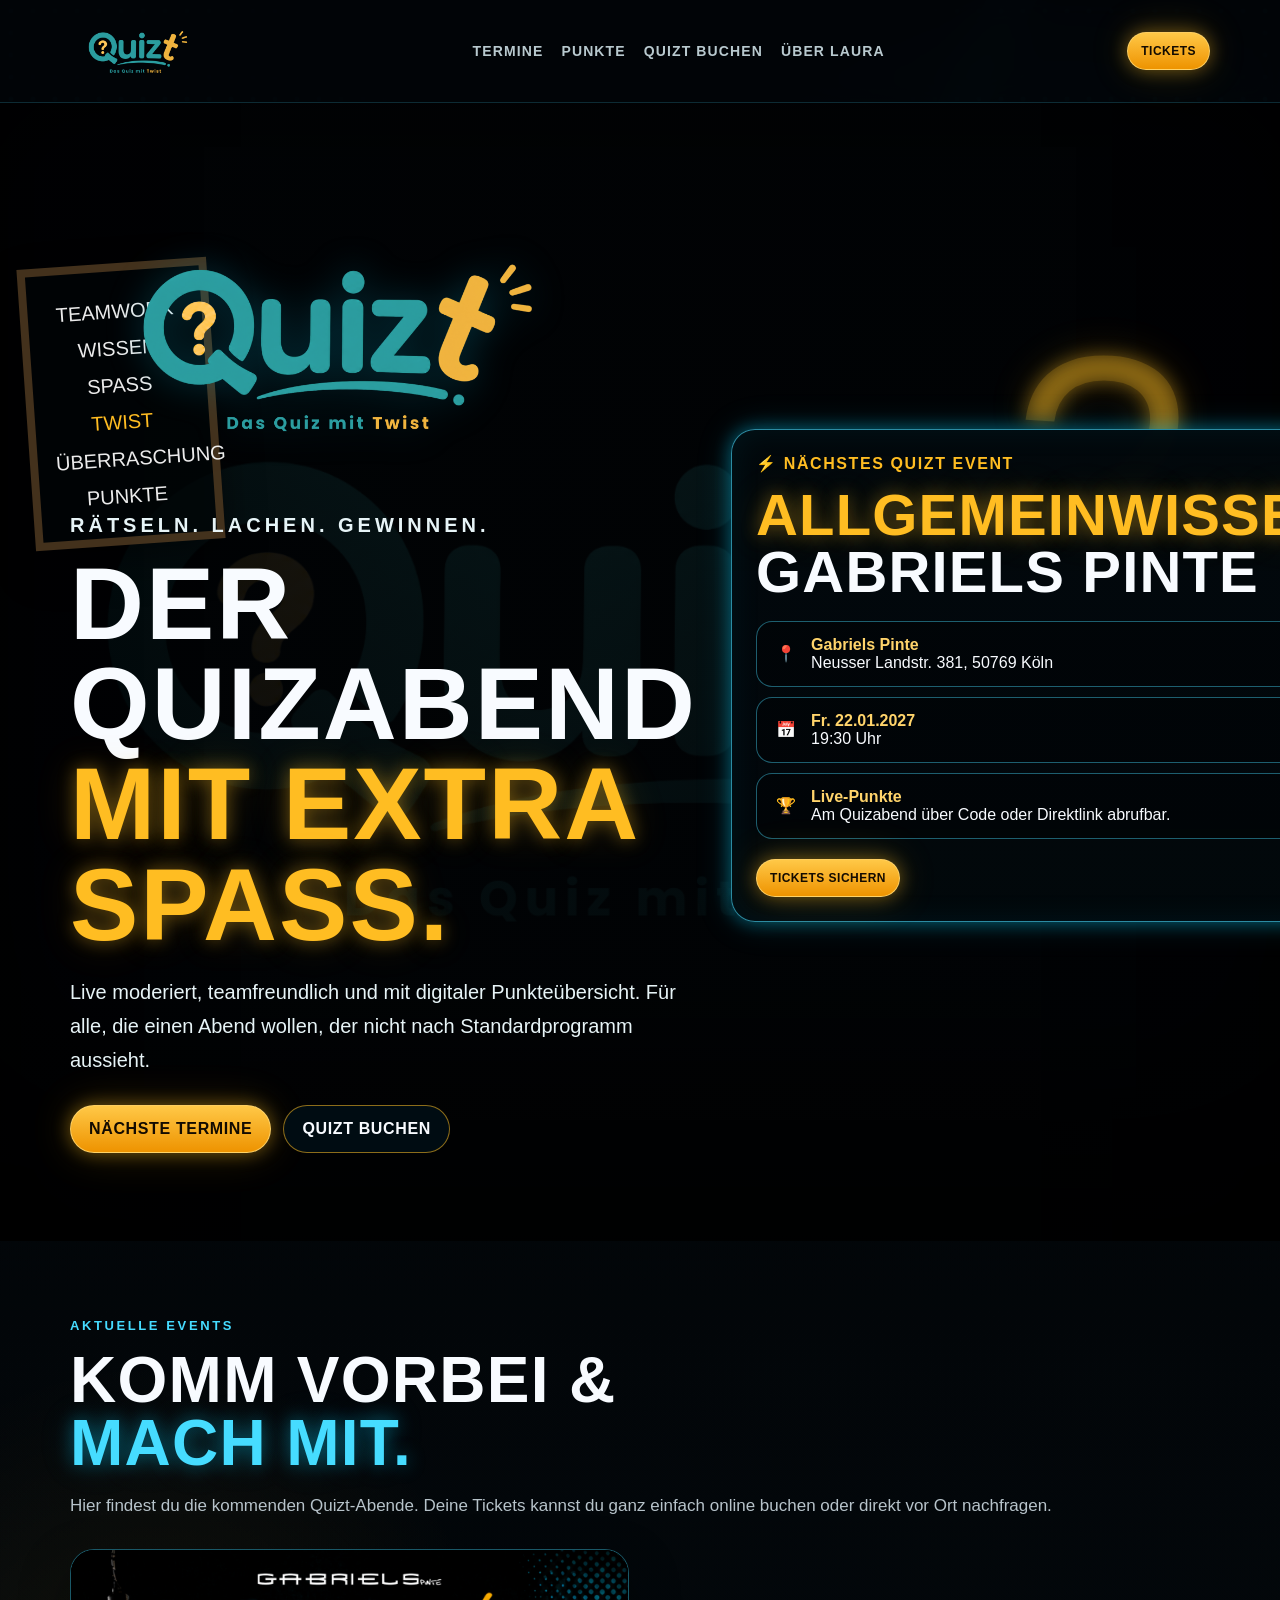
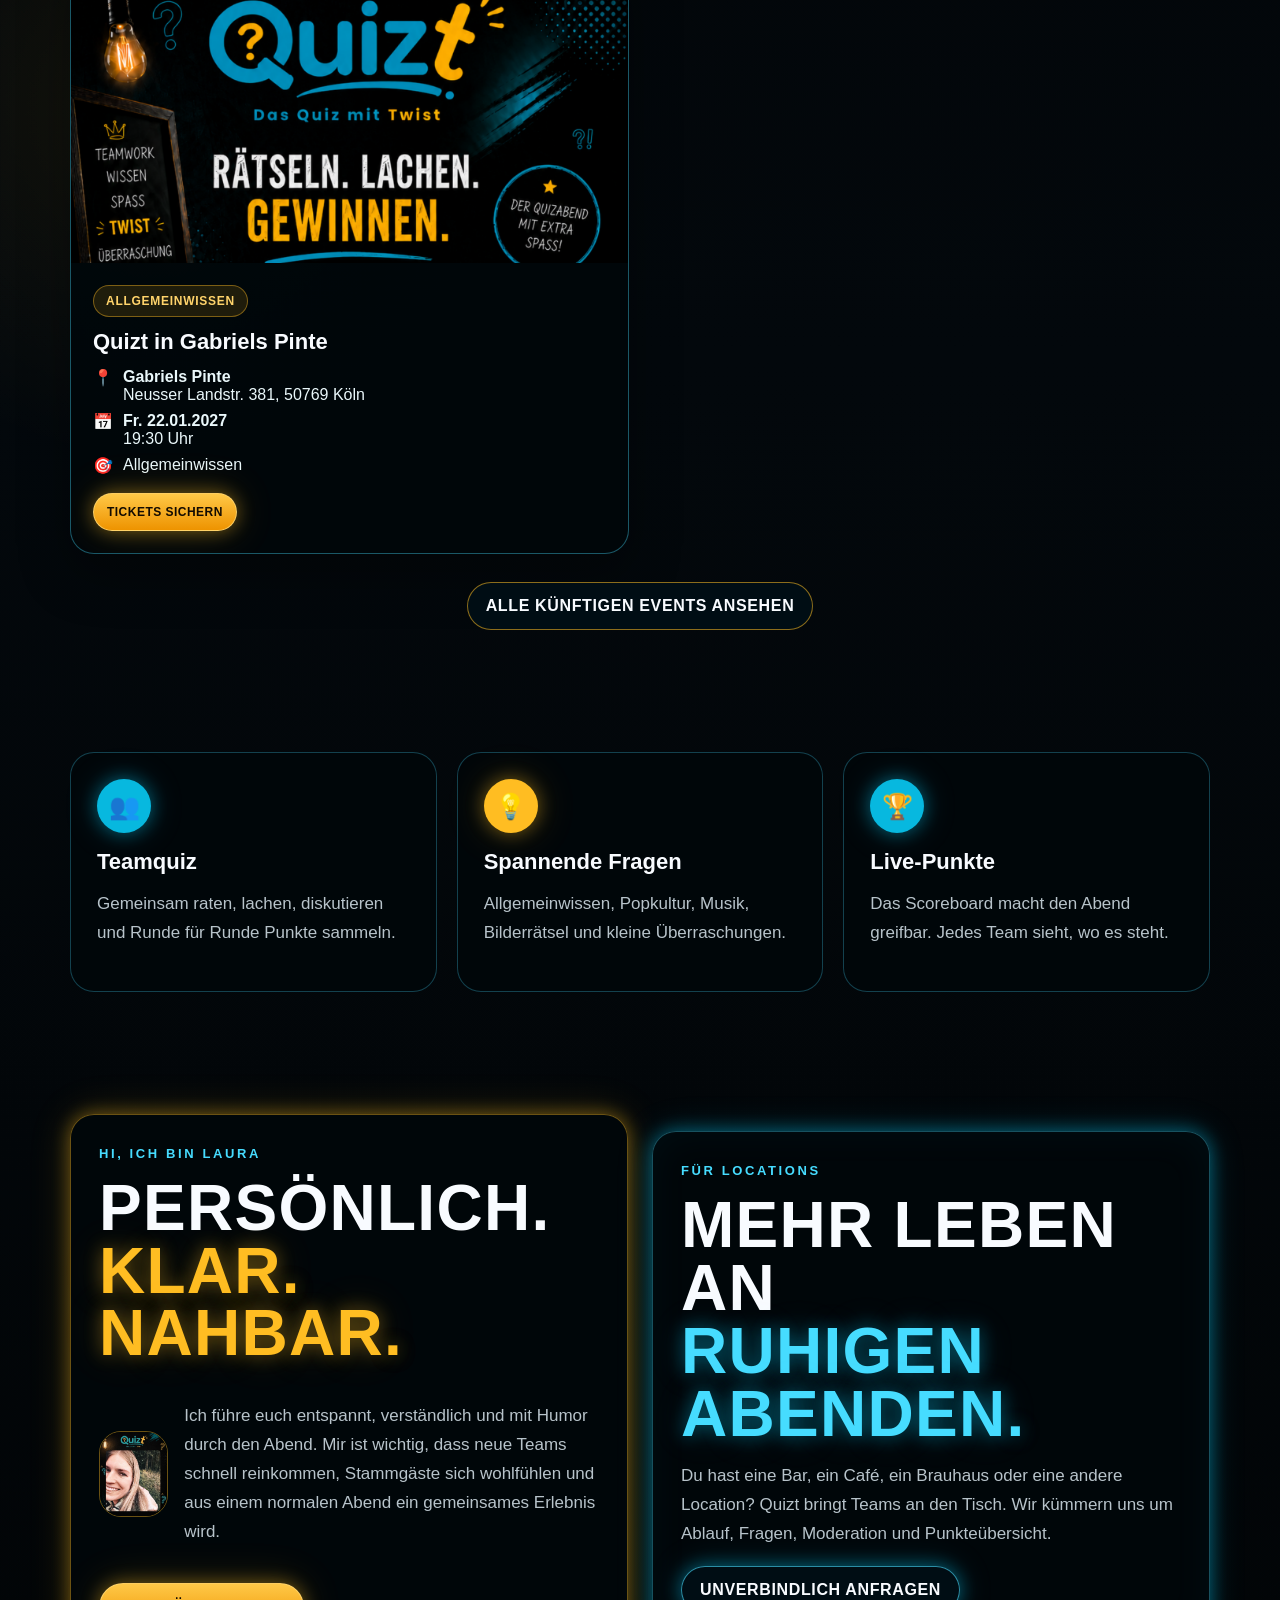
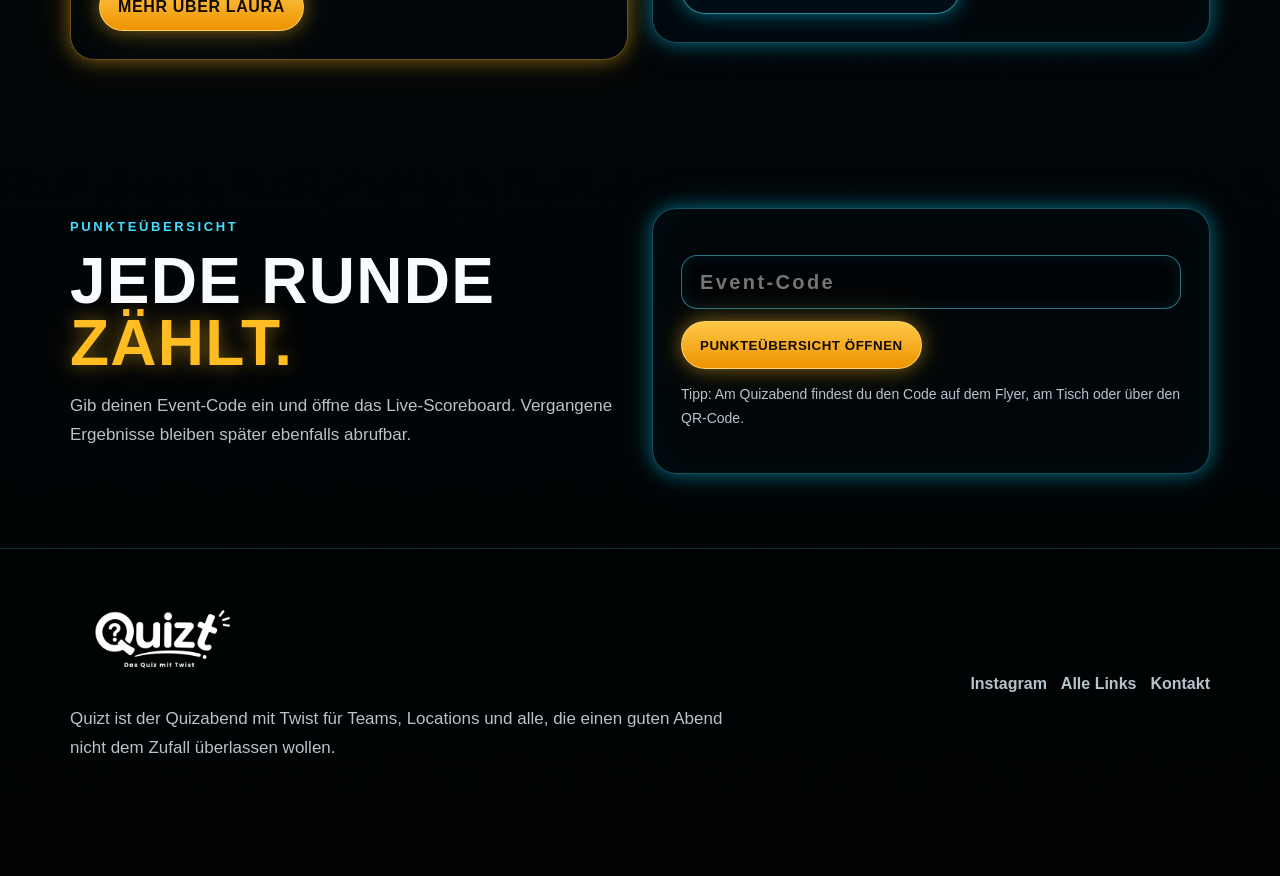
<file: index.html>
<!doctype html>
<html lang="de">
<head>
  <meta charset="utf-8">
  <meta name="viewport" content="width=device-width, initial-scale=1">
  <title>Quizt - Das Quiz mit Twist</title>
  <meta name="description" content="Quizt ist der Quizabend mit Twist. Termine, Tickets, Live-Punkte und Buchungsanfragen für Bars, Cafés, Brauhäuser und private Events.">
  <link rel="icon" href="favicon-32.png">
  <link rel="apple-touch-icon" href="favicon-180.png">
  <link rel="stylesheet" href="style.css">
</head>
<body>
<header class="site-header">
  <div class="header-inner">
    <a class="brand-mini" href="index.html" data-link="home" aria-label="Quizt Startseite"><img class="js-logo" src="quizt-logo-color.png" alt="Quizt Logo"></a>
    <nav class="nav" aria-label="Hauptnavigation">
      <a data-link="termine">Termine</a>
      <a data-link="punkte">Punkte</a>
      <a data-link="buchen">Quizt buchen</a>
      <a data-link="laura">Über Laura</a>
    </nav>
    <div class="header-actions"><a class="btn btn-primary btn-small" data-link="termine">Tickets</a></div>
  </div>
</header>
<main>
  <section class="hero">
    <div class="chalk-board">Teamwork<br>Wissen<br>Spaß<br><span class="gold">Twist</span><br>Überraschung<br>Punkte</div>
    <div class="container hero-grid">
      <div class="hero-copy">
        <img class="hero-logo" src="quizt-logo-color.png" alt="Quizt - Das Quiz mit Twist">
        <p class="kicker">Rätseln. Lachen. Gewinnen.</p>
        <h1>Der Quizabend<br><span class="accent">mit Extra Spaß.</span></h1>
        <p>Live moderiert, teamfreundlich und mit digitaler Punkteübersicht. Für alle, die einen Abend wollen, der nicht nach Standardprogramm aussieht.</p>
        <div class="hero-buttons">
          <a class="btn btn-primary" data-link="termine">Nächste Termine</a>
          <a class="btn btn-ghost" data-link="buchen">Quizt buchen</a>
        </div>
      </div>
      <aside class="event-featured js-featured-event"></aside>
    </div>
  </section>

  <section class="section" id="termine">
    <div class="container">
      <p class="kicker">Aktuelle Events</p>
      <h2>Komm vorbei &<br><span class="cyan">mach mit.</span></h2>
      <p>Hier findest du die kommenden Quizt-Abende. Deine Tickets kannst du ganz einfach online buchen oder direkt vor Ort nachfragen.</p>
      <div class="cards js-events" data-limit="2"></div>
      <div class="section-more"><a class="btn btn-ghost" data-link="termine">Alle künftigen Events ansehen</a></div>
    </div>
  </section>

  <section class="section section-tight">
    <div class="container grid-3">
      <div class="icon-card"><div class="icon-bubble">👥</div><h3>Teamquiz</h3><p>Gemeinsam raten, lachen, diskutieren und Runde für Runde Punkte sammeln.</p></div>
      <div class="icon-card"><div class="icon-bubble gold">💡</div><h3>Spannende Fragen</h3><p>Allgemeinwissen, Popkultur, Musik, Bilderrätsel und kleine Überraschungen.</p></div>
      <div class="icon-card"><div class="icon-bubble">🏆</div><h3>Live-Punkte</h3><p>Das Scoreboard macht den Abend greifbar. Jedes Team sieht, wo es steht.</p></div>
    </div>
  </section>

  <section class="section">
    <div class="container grid-2">
      <div class="panel panel-gold">
        <p class="kicker">Hi, ich bin Laura</p>
        <h2>Persönlich.<br><span class="accent">Klar. Nahbar.</span></h2>
        <div class="home-laura-mini"><img src="laura-quizt.jpg" alt="Laura von Quizt"><p>Ich führe euch entspannt, verständlich und mit Humor durch den Abend. Mir ist wichtig, dass neue Teams schnell reinkommen, Stammgäste sich wohlfühlen und aus einem normalen Abend ein gemeinsames Erlebnis wird.</p></div>
        <a class="btn btn-primary" data-link="laura">Mehr über Laura</a>
      </div>
      <div class="panel">
        <p class="kicker">Für Locations</p>
        <h2>Mehr Leben an<br><span class="cyan">ruhigen Abenden.</span></h2>
        <p>Du hast eine Bar, ein Café, ein Brauhaus oder eine andere Location? Quizt bringt Teams an den Tisch. Wir kümmern uns um Ablauf, Fragen, Moderation und Punkteübersicht.</p>
        <a class="btn" data-link="buchen">Unverbindlich anfragen</a>
      </div>
    </div>
  </section>

  <section class="section" id="punkte">
    <div class="container grid-2">
      <div>
        <p class="kicker">Punkteübersicht</p>
        <h2>Jede Runde<br><span class="accent">zählt.</span></h2>
        <p>Gib deinen Event-Code ein und öffne das Live-Scoreboard. Vergangene Ergebnisse bleiben später ebenfalls abrufbar.</p>
      </div>
      <div class="panel">
        <form class="score-form js-score-form">
          <input name="code" inputmode="numeric" autocomplete="off" placeholder="Event-Code" aria-label="Event-Code">
          <button class="btn btn-primary" type="submit">Punkteübersicht öffnen</button>
        </form>
        <p style="font-size:14px">Tipp: Am Quizabend findest du den Code auf dem Flyer, am Tisch oder über den QR-Code.</p>
      </div>
    </div>
  </section>
</main>
<footer class="footer">
  <div class="container footer-grid">
    <div>
      <img src="quizt-logo-white.png" alt="Quizt Logo weiß">
      <p>Quizt ist der Quizabend mit Twist für Teams, Locations und alle, die einen guten Abend nicht dem Zufall überlassen wollen.</p>
    </div>
    <div class="footer-links">
      <a data-link="instagram" target="_blank" rel="noopener">Instagram</a>
      <a data-link="linktree" target="_blank" rel="noopener">Alle Links</a>
      <a data-email>Kontakt</a>
    </div>
  </div>
</footer>
<nav class="mobile-bar" aria-label="Mobile Schnellnavigation">
  <a data-link="termine">Termine</a>
  <a data-link="punkte">Punkte</a>
  <a data-link="buchen">Buchen</a>
</nav>
<script>document.write('<script src="data.js?v=' + Date.now() + '"><\/script>');</script>
<script src="script.js"></script>
</body>
</html>
</file>
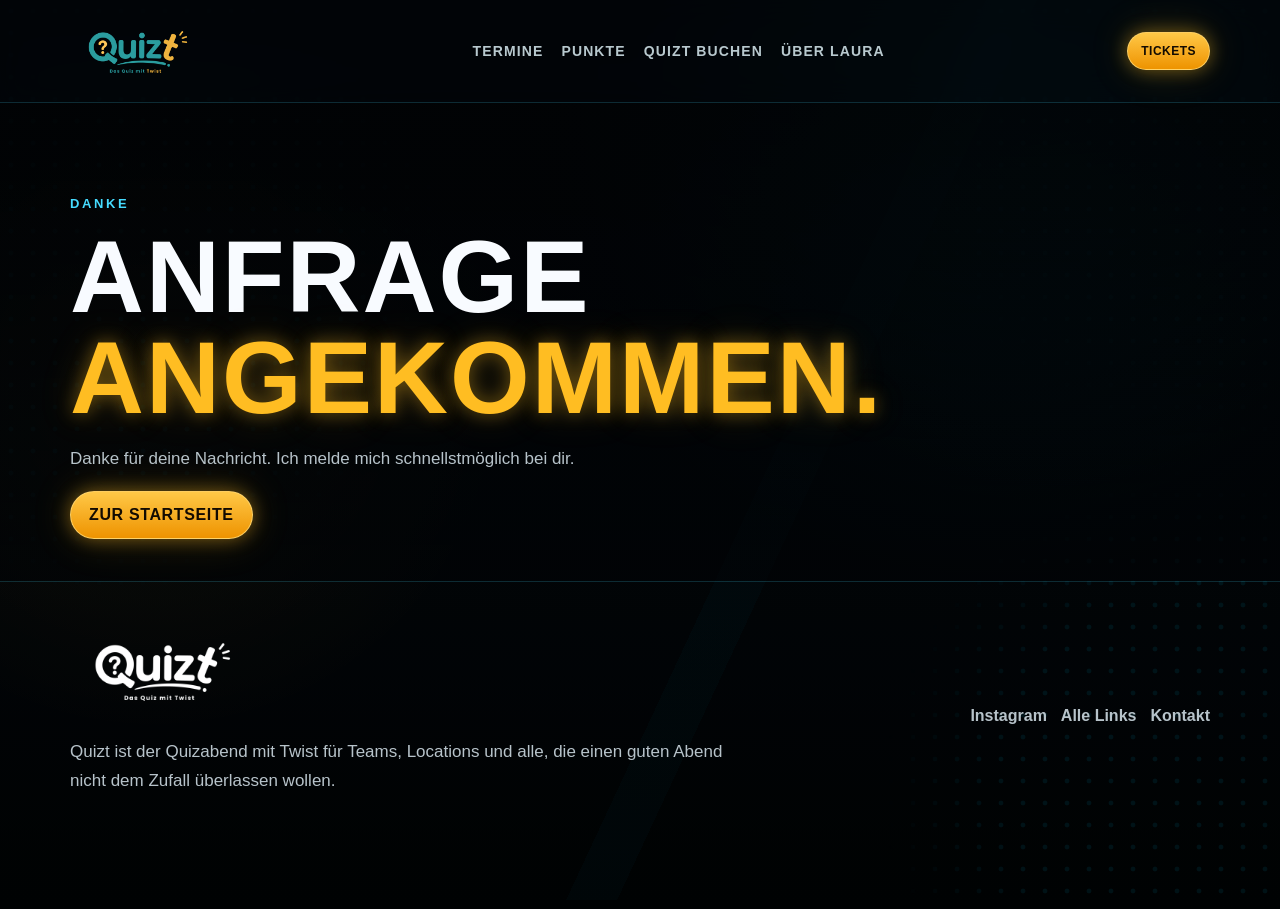
<file: danke.html>
<!doctype html>
<html lang="de">
<head>
  <meta charset="utf-8">
  <meta name="viewport" content="width=device-width, initial-scale=1">
  <title>Danke - Quizt</title>
  <meta name="description" content="Danke für deine Quizt Anfrage.">
  <link rel="icon" href="favicon-32.png">
  <link rel="apple-touch-icon" href="favicon-180.png">
  <link rel="stylesheet" href="style.css">
</head>
<body>
<header class="site-header">
  <div class="header-inner">
    <a class="brand-mini" href="index.html" data-link="home" aria-label="Quizt Startseite"><img class="js-logo" src="quizt-logo-color.png" alt="Quizt Logo"></a>
    <nav class="nav" aria-label="Hauptnavigation">
      <a data-link="termine">Termine</a>
      <a data-link="punkte">Punkte</a>
      <a data-link="buchen">Quizt buchen</a>
      <a data-link="laura">Über Laura</a>
    </nav>
    <div class="header-actions"><a class="btn btn-primary btn-small" data-link="termine">Tickets</a></div>
  </div>
</header>
<main><section class="page-hero"><div class="container"><p class="kicker">Danke</p><h1>Anfrage<br><span class="accent">angekommen.</span></h1><p>Danke für deine Nachricht. Ich melde mich schnellstmöglich bei dir.</p><a class="btn btn-primary" data-link="home">Zur Startseite</a></div></section></main>
<footer class="footer">
  <div class="container footer-grid">
    <div>
      <img src="quizt-logo-white.png" alt="Quizt Logo weiß">
      <p>Quizt ist der Quizabend mit Twist für Teams, Locations und alle, die einen guten Abend nicht dem Zufall überlassen wollen.</p>
    </div>
    <div class="footer-links">
      <a data-link="instagram" target="_blank" rel="noopener">Instagram</a>
      <a data-link="linktree" target="_blank" rel="noopener">Alle Links</a>
      <a data-email>Kontakt</a>
    </div>
  </div>
</footer>
<nav class="mobile-bar" aria-label="Mobile Schnellnavigation">
  <a data-link="termine">Termine</a>
  <a data-link="punkte">Punkte</a>
  <a data-link="buchen">Buchen</a>
</nav>
<script>document.write('<script src="data.js?v=' + Date.now() + '"><\/script>');</script>
<script src="script.js"></script>
</body>
</html>
</file>
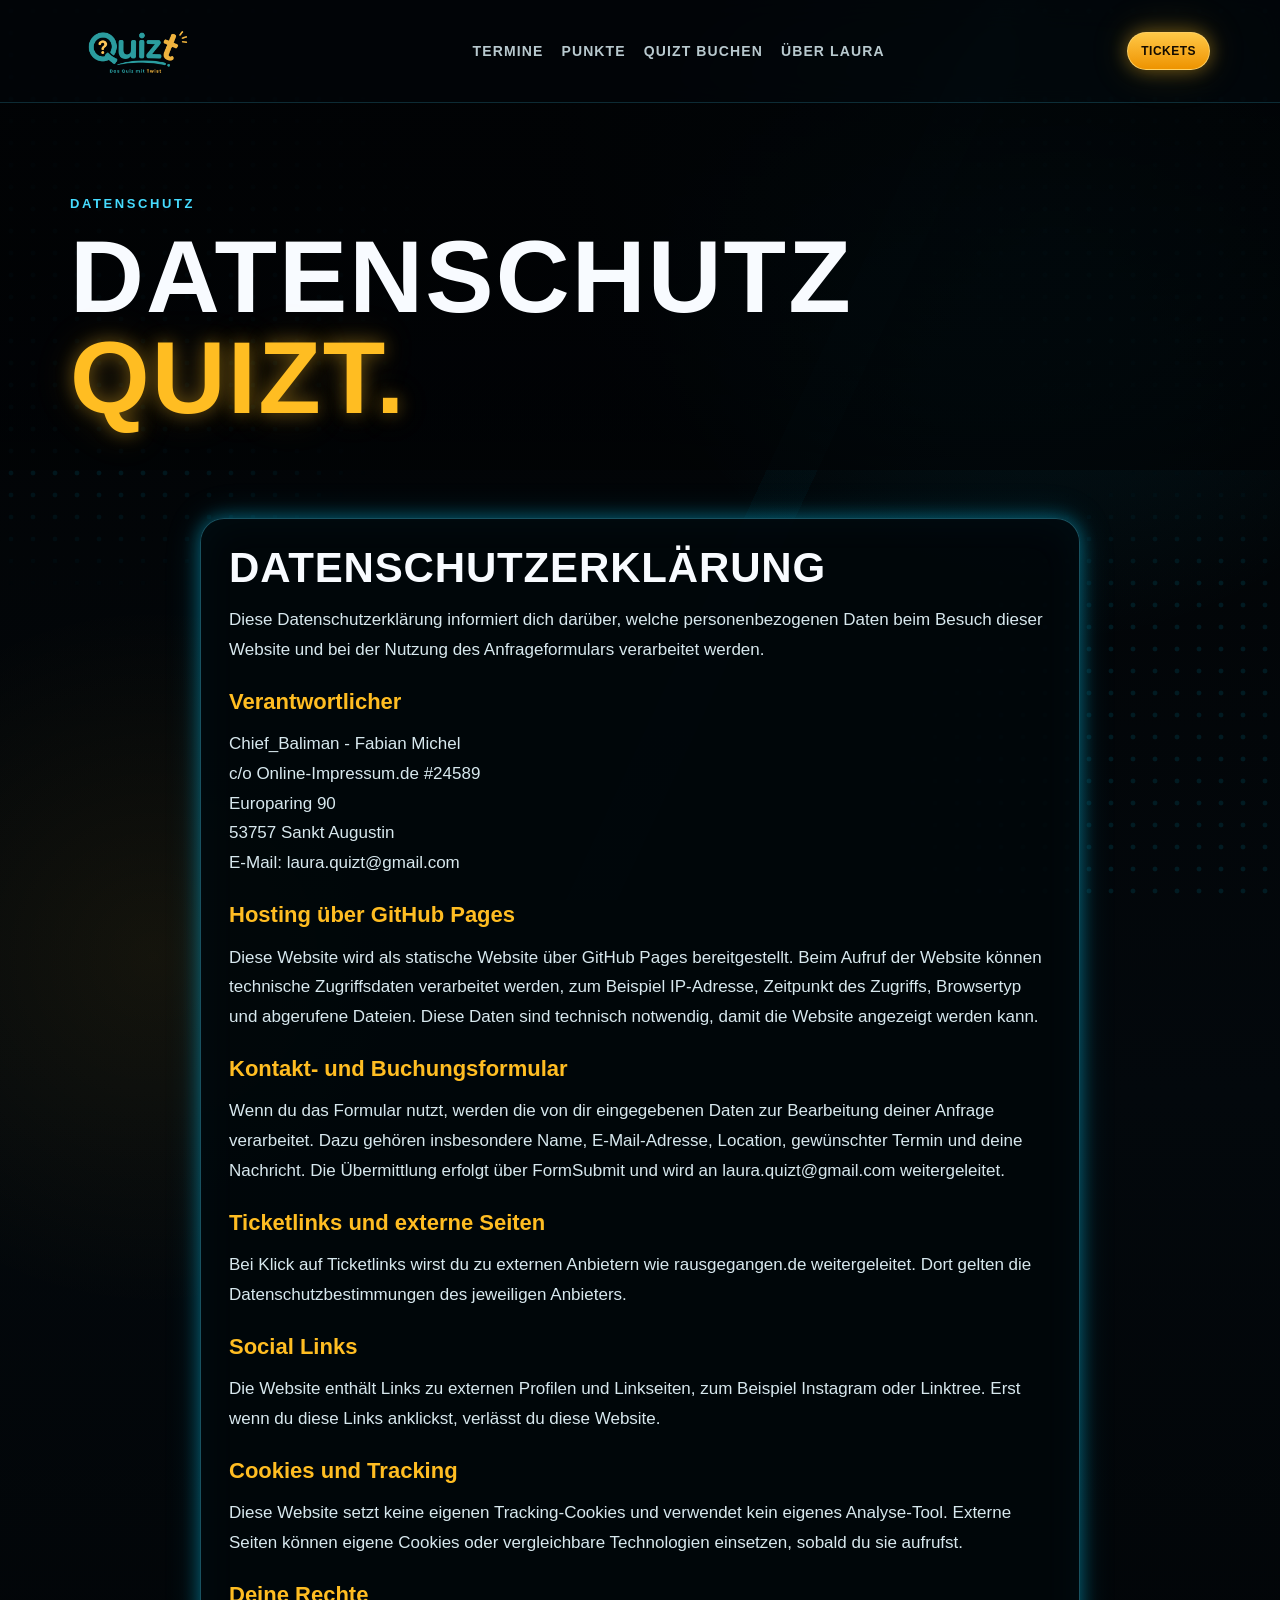
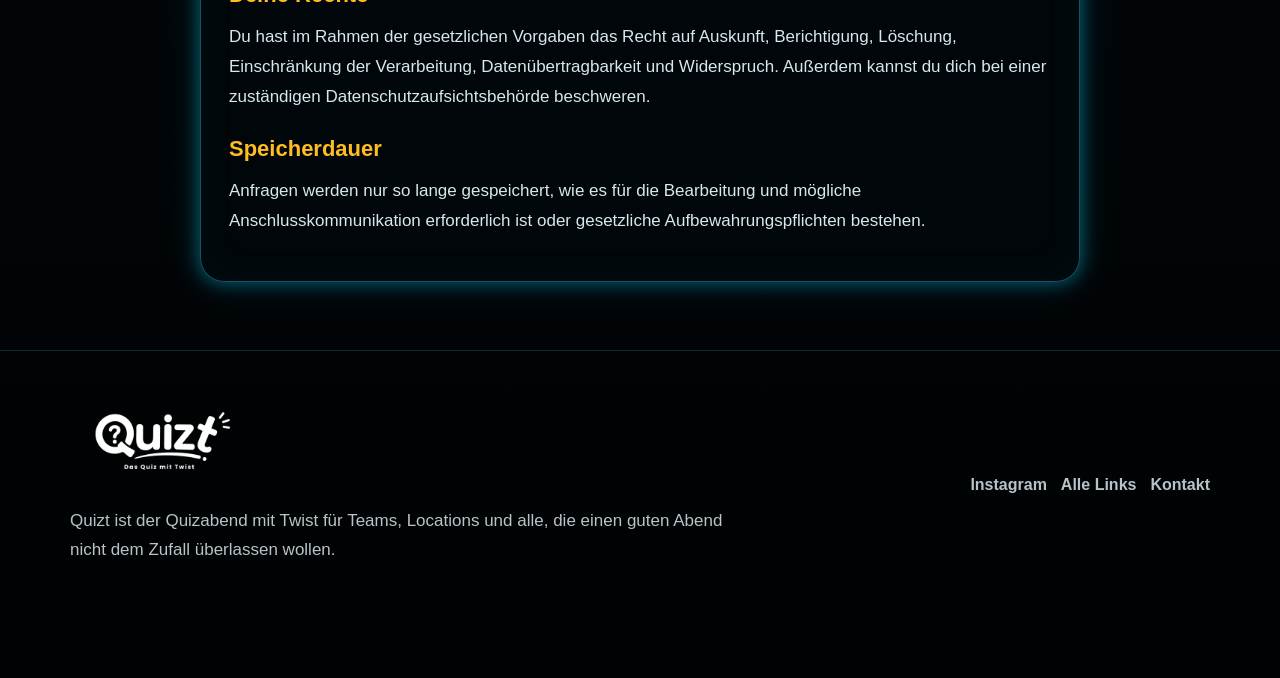
<file: datenschutz.html>
<!doctype html>
<html lang="de">
<head>
  <meta charset="utf-8">
  <meta name="viewport" content="width=device-width, initial-scale=1">
  <title>Datenschutz - Quizt</title>
  <meta name="description" content="Datenschutzerklärung für die Website von Quizt.">
  <link rel="icon" href="favicon-32.png">
  <link rel="apple-touch-icon" href="favicon-180.png">
  <link rel="stylesheet" href="style.css">
</head>
<body>
<header class="site-header">
  <div class="header-inner">
    <a class="brand-mini" href="index.html" data-link="home" aria-label="Quizt Startseite"><img class="js-logo" src="quizt-logo-color.png" alt="Quizt Logo"></a>
    <nav class="nav" aria-label="Hauptnavigation">
      <a data-link="termine">Termine</a>
      <a data-link="punkte">Punkte</a>
      <a data-link="buchen">Quizt buchen</a>
      <a data-link="laura">Über Laura</a>
    </nav>
    <div class="header-actions"><a class="btn btn-primary btn-small" data-link="termine">Tickets</a></div>
  </div>
</header>
<main>
  <section class="page-hero">
    <div class="container">
      <p class="kicker">Datenschutz</p>
      <h1>Datenschutz<br><span class="accent">Quizt.</span></h1>
    </div>
  </section>
  <section class="section section-tight">
    <div class="container legal-content">
      <div class="panel">
        <h2>Datenschutzerklärung</h2>
        <p>Diese Datenschutzerklärung informiert dich darüber, welche personenbezogenen Daten beim Besuch dieser Website und bei der Nutzung des Anfrageformulars verarbeitet werden.</p>
        <h3>Verantwortlicher</h3>
        <p>Chief_Baliman - Fabian Michel<br>c/o Online-Impressum.de #24589<br>Europaring 90<br>53757 Sankt Augustin<br>E-Mail: <a data-email>laura.quizt@gmail.com</a></p>
        <h3>Hosting über GitHub Pages</h3>
        <p>Diese Website wird als statische Website über GitHub Pages bereitgestellt. Beim Aufruf der Website können technische Zugriffsdaten verarbeitet werden, zum Beispiel IP-Adresse, Zeitpunkt des Zugriffs, Browsertyp und abgerufene Dateien. Diese Daten sind technisch notwendig, damit die Website angezeigt werden kann.</p>
        <h3>Kontakt- und Buchungsformular</h3>
        <p>Wenn du das Formular nutzt, werden die von dir eingegebenen Daten zur Bearbeitung deiner Anfrage verarbeitet. Dazu gehören insbesondere Name, E-Mail-Adresse, Location, gewünschter Termin und deine Nachricht. Die Übermittlung erfolgt über FormSubmit und wird an laura.quizt@gmail.com weitergeleitet.</p>
        <h3>Ticketlinks und externe Seiten</h3>
        <p>Bei Klick auf Ticketlinks wirst du zu externen Anbietern wie rausgegangen.de weitergeleitet. Dort gelten die Datenschutzbestimmungen des jeweiligen Anbieters.</p>
        <h3>Social Links</h3>
        <p>Die Website enthält Links zu externen Profilen und Linkseiten, zum Beispiel Instagram oder Linktree. Erst wenn du diese Links anklickst, verlässt du diese Website.</p>
        <h3>Cookies und Tracking</h3>
        <p>Diese Website setzt keine eigenen Tracking-Cookies und verwendet kein eigenes Analyse-Tool. Externe Seiten können eigene Cookies oder vergleichbare Technologien einsetzen, sobald du sie aufrufst.</p>
        <h3>Deine Rechte</h3>
        <p>Du hast im Rahmen der gesetzlichen Vorgaben das Recht auf Auskunft, Berichtigung, Löschung, Einschränkung der Verarbeitung, Datenübertragbarkeit und Widerspruch. Außerdem kannst du dich bei einer zuständigen Datenschutzaufsichtsbehörde beschweren.</p>
        <h3>Speicherdauer</h3>
        <p>Anfragen werden nur so lange gespeichert, wie es für die Bearbeitung und mögliche Anschlusskommunikation erforderlich ist oder gesetzliche Aufbewahrungspflichten bestehen.</p>
      </div>
</div>
  </section>
</main>
<footer class="footer">
  <div class="container footer-grid">
    <div>
      <img src="quizt-logo-white.png" alt="Quizt Logo weiß">
      <p>Quizt ist der Quizabend mit Twist für Teams, Locations und alle, die einen guten Abend nicht dem Zufall überlassen wollen.</p>
    </div>
    <div class="footer-links">
      <a data-link="instagram" target="_blank" rel="noopener">Instagram</a>
      <a data-link="linktree" target="_blank" rel="noopener">Alle Links</a>
      <a data-email>Kontakt</a>
    </div>
  </div>
</footer>
<nav class="mobile-bar" aria-label="Mobile Schnellnavigation">
  <a data-link="termine">Termine</a>
  <a data-link="punkte">Punkte</a>
  <a data-link="buchen">Buchen</a>
</nav>
<script>document.write('<script src="data.js?v=' + Date.now() + '"><\/script>');</script>
<script src="script.js"></script>
</body>
</html>
</file>
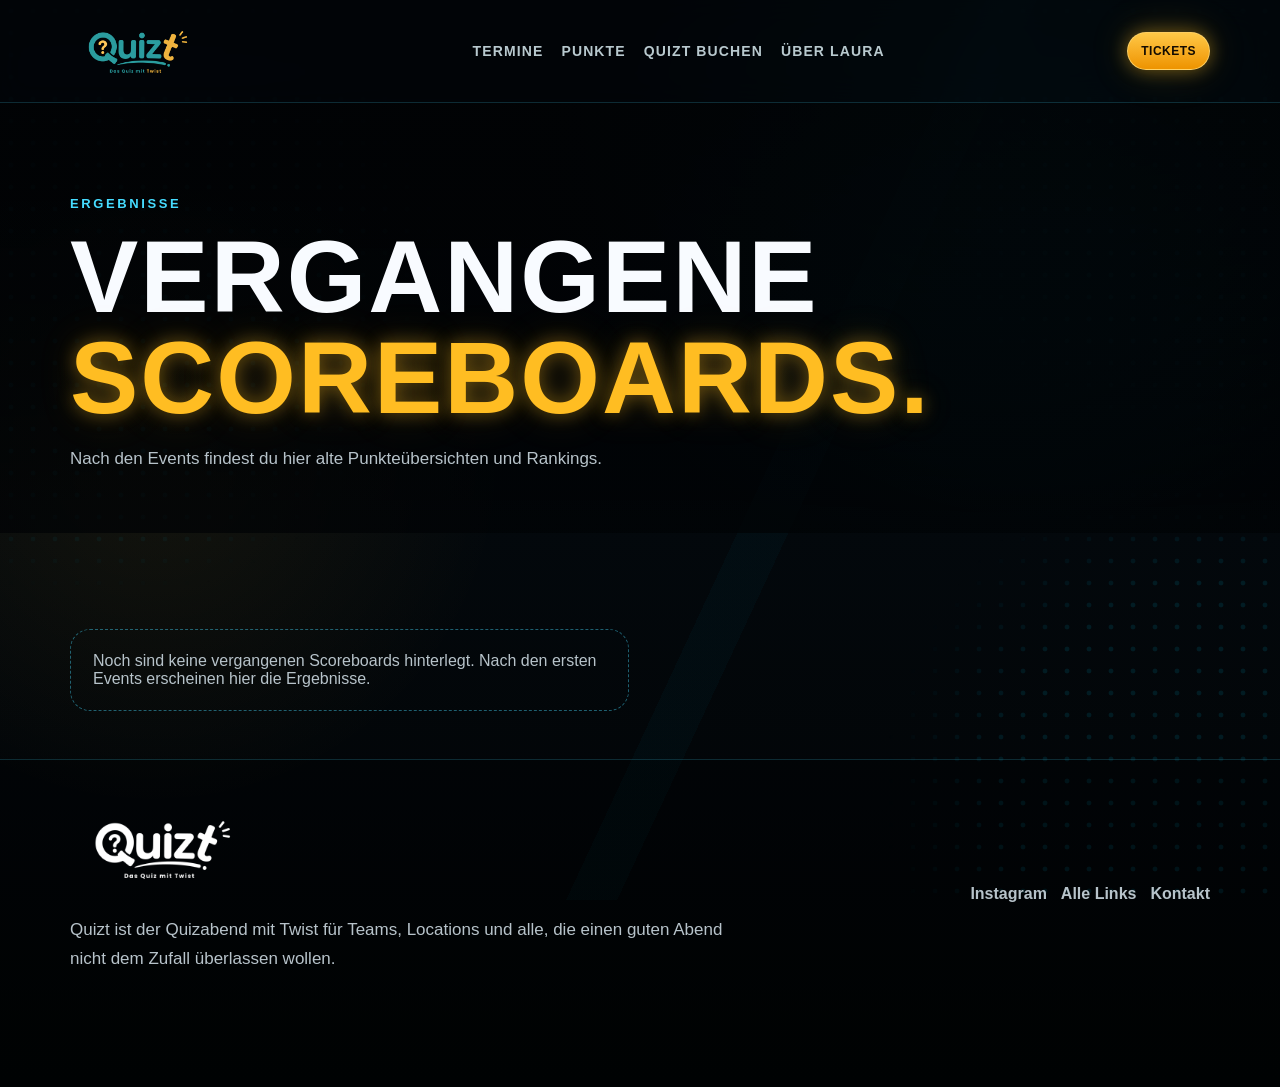
<file: ergebnisse.html>
<!doctype html>
<html lang="de">
<head>
  <meta charset="utf-8">
  <meta name="viewport" content="width=device-width, initial-scale=1">
  <title>Ergebnisse - Quizt</title>
  <meta name="description" content="Vergangene Quizt Scoreboards und Ergebnisse ansehen.">
  <link rel="icon" href="favicon-32.png">
  <link rel="apple-touch-icon" href="favicon-180.png">
  <link rel="stylesheet" href="style.css">
</head>
<body>
<header class="site-header">
  <div class="header-inner">
    <a class="brand-mini" href="index.html" data-link="home" aria-label="Quizt Startseite"><img class="js-logo" src="quizt-logo-color.png" alt="Quizt Logo"></a>
    <nav class="nav" aria-label="Hauptnavigation">
      <a data-link="termine">Termine</a>
      <a data-link="punkte">Punkte</a>
      <a data-link="buchen">Quizt buchen</a>
      <a data-link="laura">Über Laura</a>
    </nav>
    <div class="header-actions"><a class="btn btn-primary btn-small" data-link="termine">Tickets</a></div>
  </div>
</header>
<main><section class="page-hero"><div class="container"><p class="kicker">Ergebnisse</p><h1>Vergangene<br><span class="accent">Scoreboards.</span></h1><p>Nach den Events findest du hier alte Punkteübersichten und Rankings.</p></div></section><section class="section section-tight"><div class="container"><div class="cards js-results"></div></div></section></main>
<footer class="footer">
  <div class="container footer-grid">
    <div>
      <img src="quizt-logo-white.png" alt="Quizt Logo weiß">
      <p>Quizt ist der Quizabend mit Twist für Teams, Locations und alle, die einen guten Abend nicht dem Zufall überlassen wollen.</p>
    </div>
    <div class="footer-links">
      <a data-link="instagram" target="_blank" rel="noopener">Instagram</a>
      <a data-link="linktree" target="_blank" rel="noopener">Alle Links</a>
      <a data-email>Kontakt</a>
    </div>
  </div>
</footer>
<nav class="mobile-bar" aria-label="Mobile Schnellnavigation">
  <a data-link="termine">Termine</a>
  <a data-link="punkte">Punkte</a>
  <a data-link="buchen">Buchen</a>
</nav>
<script>document.write('<script src="data.js?v=' + Date.now() + '"><\/script>');</script>
<script src="script.js"></script>
</body>
</html>
</file>
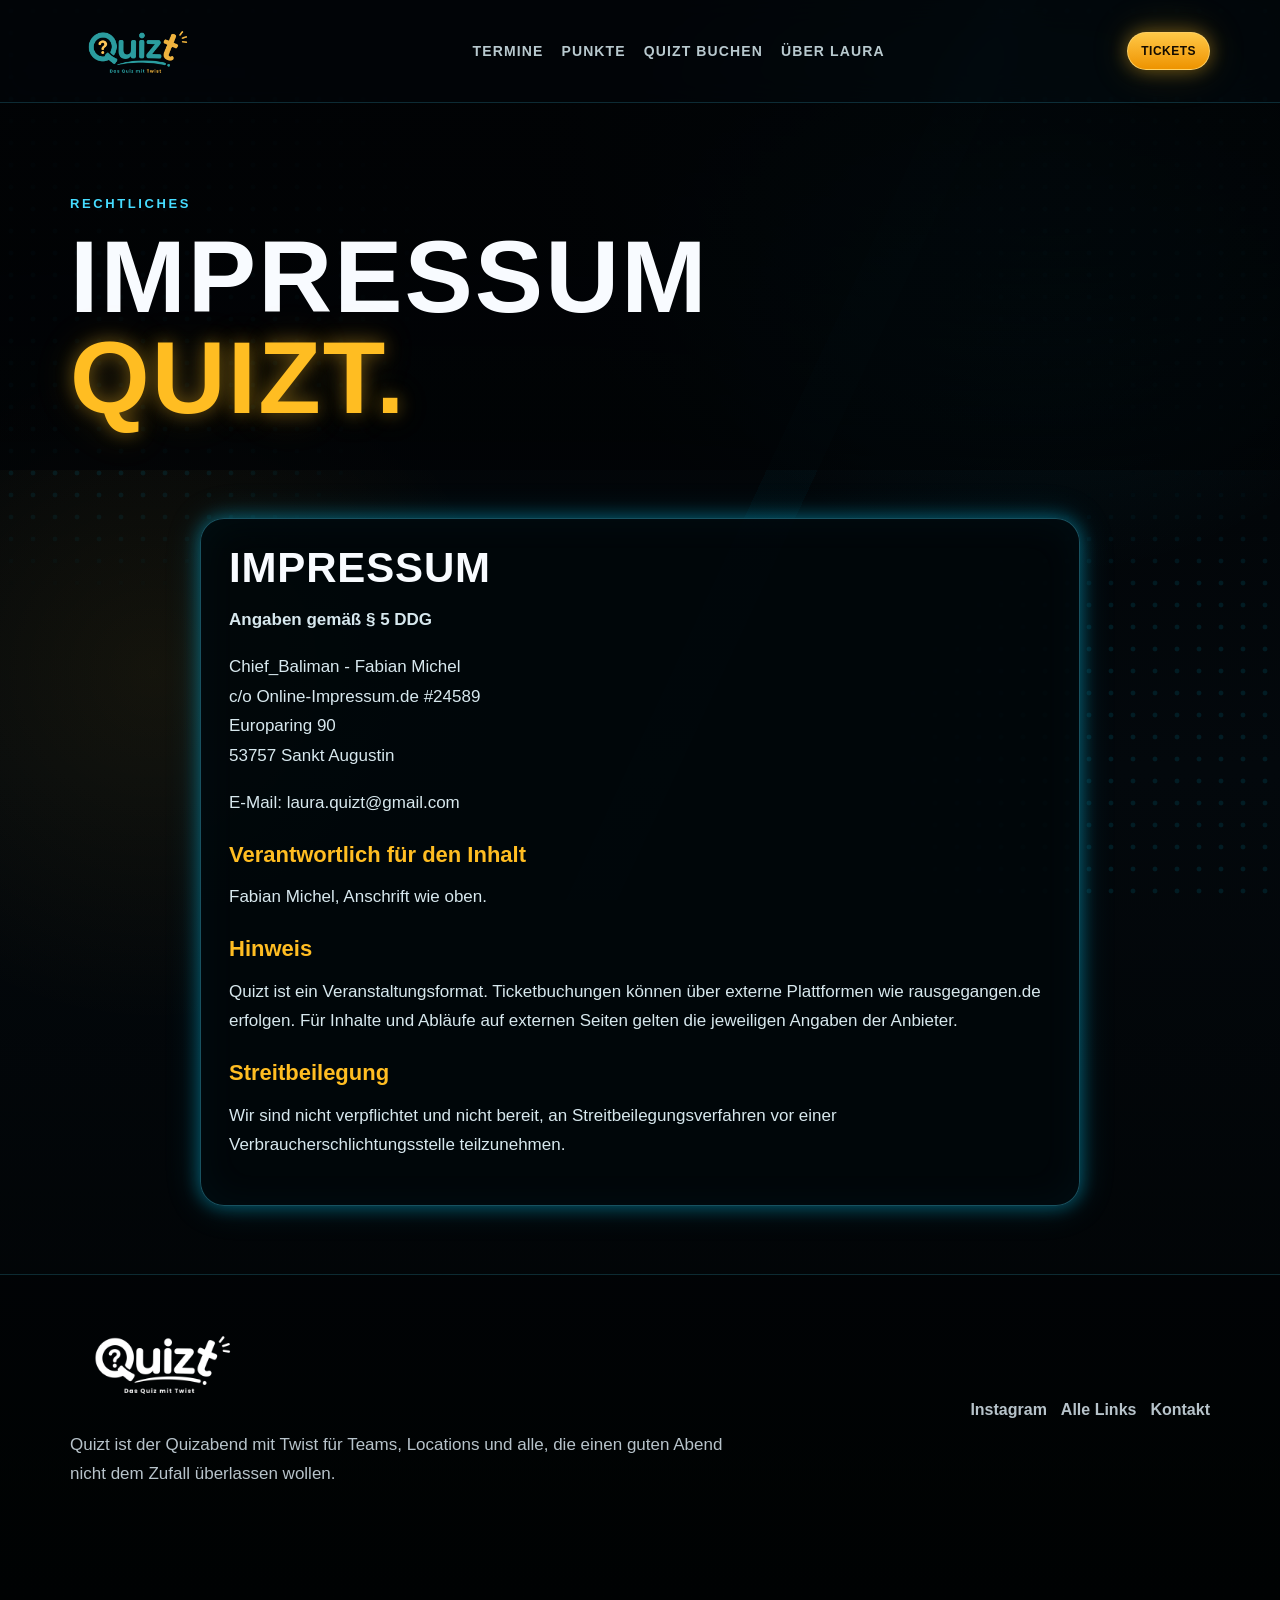
<file: impressum.html>
<!doctype html>
<html lang="de">
<head>
  <meta charset="utf-8">
  <meta name="viewport" content="width=device-width, initial-scale=1">
  <title>Impressum - Quizt</title>
  <meta name="description" content="Impressum und Anbieterkennzeichnung von Quizt.">
  <link rel="icon" href="favicon-32.png">
  <link rel="apple-touch-icon" href="favicon-180.png">
  <link rel="stylesheet" href="style.css">
</head>
<body>
<header class="site-header">
  <div class="header-inner">
    <a class="brand-mini" href="index.html" data-link="home" aria-label="Quizt Startseite"><img class="js-logo" src="quizt-logo-color.png" alt="Quizt Logo"></a>
    <nav class="nav" aria-label="Hauptnavigation">
      <a data-link="termine">Termine</a>
      <a data-link="punkte">Punkte</a>
      <a data-link="buchen">Quizt buchen</a>
      <a data-link="laura">Über Laura</a>
    </nav>
    <div class="header-actions"><a class="btn btn-primary btn-small" data-link="termine">Tickets</a></div>
  </div>
</header>
<main>
  <section class="page-hero">
    <div class="container">
      <p class="kicker">Rechtliches</p>
      <h1>Impressum<br><span class="accent">Quizt.</span></h1>
    </div>
  </section>
  <section class="section section-tight">
    <div class="container legal-content">
      <div class="panel">
        <h2>Impressum</h2>
        <p><strong>Angaben gemäß § 5 DDG</strong></p>
        <p>Chief_Baliman - Fabian Michel<br>c/o Online-Impressum.de #24589<br>Europaring 90<br>53757 Sankt Augustin</p>
        <p>E-Mail: <a data-email>laura.quizt@gmail.com</a></p>
        <h3>Verantwortlich für den Inhalt</h3>
        <p>Fabian Michel, Anschrift wie oben.</p>
        <h3>Hinweis</h3>
        <p>Quizt ist ein Veranstaltungsformat. Ticketbuchungen können über externe Plattformen wie rausgegangen.de erfolgen. Für Inhalte und Abläufe auf externen Seiten gelten die jeweiligen Angaben der Anbieter.</p>
        <h3>Streitbeilegung</h3>
        <p>Wir sind nicht verpflichtet und nicht bereit, an Streitbeilegungsverfahren vor einer Verbraucherschlichtungsstelle teilzunehmen.</p>
      </div>
</div>
  </section>
</main>
<footer class="footer">
  <div class="container footer-grid">
    <div>
      <img src="quizt-logo-white.png" alt="Quizt Logo weiß">
      <p>Quizt ist der Quizabend mit Twist für Teams, Locations und alle, die einen guten Abend nicht dem Zufall überlassen wollen.</p>
    </div>
    <div class="footer-links">
      <a data-link="instagram" target="_blank" rel="noopener">Instagram</a>
      <a data-link="linktree" target="_blank" rel="noopener">Alle Links</a>
      <a data-email>Kontakt</a>
    </div>
  </div>
</footer>
<nav class="mobile-bar" aria-label="Mobile Schnellnavigation">
  <a data-link="termine">Termine</a>
  <a data-link="punkte">Punkte</a>
  <a data-link="buchen">Buchen</a>
</nav>
<script>document.write('<script src="data.js?v=' + Date.now() + '"><\/script>');</script>
<script src="script.js"></script>
</body>
</html>
</file>
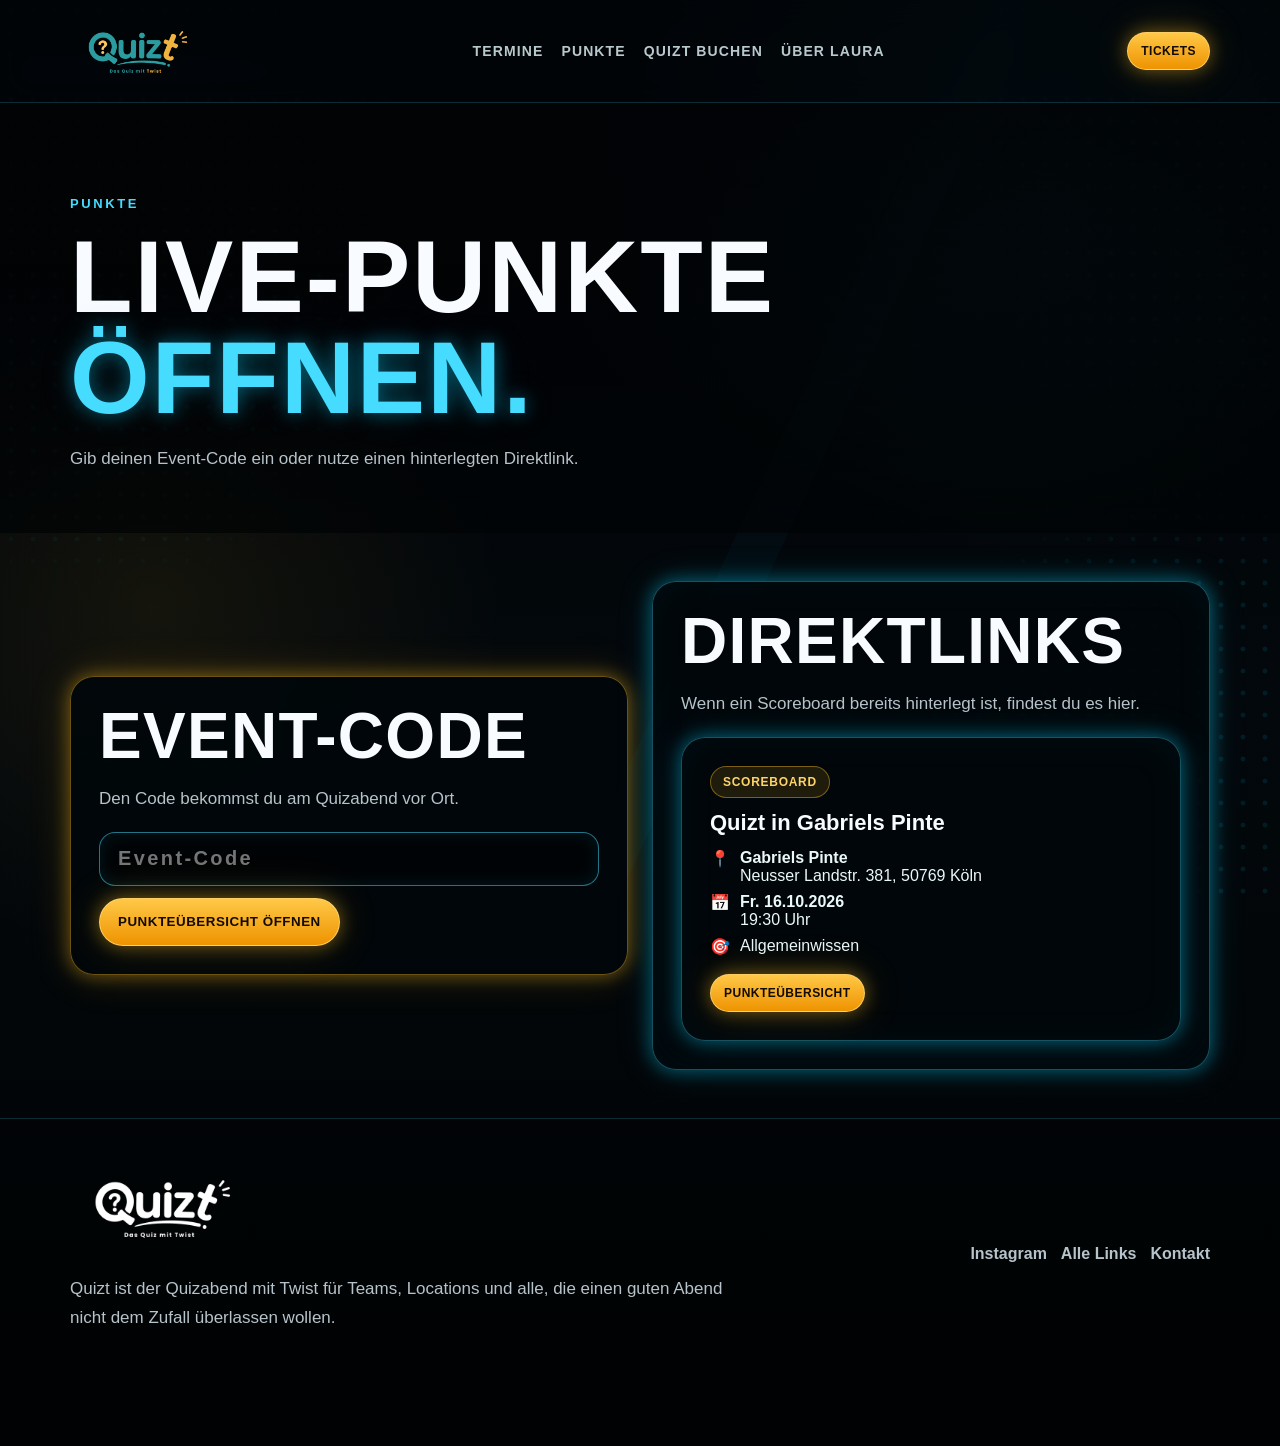
<file: punkte.html>
<!doctype html>
<html lang="de">
<head>
  <meta charset="utf-8">
  <meta name="viewport" content="width=device-width, initial-scale=1">
  <title>Punkte - Quizt</title>
  <meta name="description" content="Quizt Live-Punkte und Scoreboards per Event-Code öffnen.">
  <link rel="icon" href="favicon-32.png">
  <link rel="apple-touch-icon" href="favicon-180.png">
  <link rel="stylesheet" href="style.css">
</head>
<body>
<header class="site-header">
  <div class="header-inner">
    <a class="brand-mini" href="index.html" data-link="home" aria-label="Quizt Startseite"><img class="js-logo" src="quizt-logo-color.png" alt="Quizt Logo"></a>
    <nav class="nav" aria-label="Hauptnavigation">
      <a data-link="termine">Termine</a>
      <a data-link="punkte">Punkte</a>
      <a data-link="buchen">Quizt buchen</a>
      <a data-link="laura">Über Laura</a>
    </nav>
    <div class="header-actions"><a class="btn btn-primary btn-small" data-link="termine">Tickets</a></div>
  </div>
</header>
<main><section class="page-hero"><div class="container"><p class="kicker">Punkte</p><h1>Live-Punkte<br><span class="cyan">öffnen.</span></h1><p>Gib deinen Event-Code ein oder nutze einen hinterlegten Direktlink.</p></div></section><section class="section section-tight"><div class="container grid-2"><div class="panel panel-gold"><h2>Event-Code</h2><p>Den Code bekommst du am Quizabend vor Ort.</p><form class="score-form js-score-form"><input name="code" inputmode="numeric" autocomplete="off" placeholder="Event-Code" aria-label="Event-Code"><button class="btn btn-primary" type="submit">Punkteübersicht öffnen</button></form></div><div class="panel"><h2>Direktlinks</h2><p>Wenn ein Scoreboard bereits hinterlegt ist, findest du es hier.</p><div class="js-score-events" style="display:grid;gap:16px;margin-top:18px"></div></div></div></section></main>
<footer class="footer">
  <div class="container footer-grid">
    <div>
      <img src="quizt-logo-white.png" alt="Quizt Logo weiß">
      <p>Quizt ist der Quizabend mit Twist für Teams, Locations und alle, die einen guten Abend nicht dem Zufall überlassen wollen.</p>
    </div>
    <div class="footer-links">
      <a data-link="instagram" target="_blank" rel="noopener">Instagram</a>
      <a data-link="linktree" target="_blank" rel="noopener">Alle Links</a>
      <a data-email>Kontakt</a>
    </div>
  </div>
</footer>
<nav class="mobile-bar" aria-label="Mobile Schnellnavigation">
  <a data-link="termine">Termine</a>
  <a data-link="punkte">Punkte</a>
  <a data-link="buchen">Buchen</a>
</nav>
<script>document.write('<script src="data.js?v=' + Date.now() + '"><\/script>');</script>
<script src="script.js"></script>
</body>
</html>
</file>
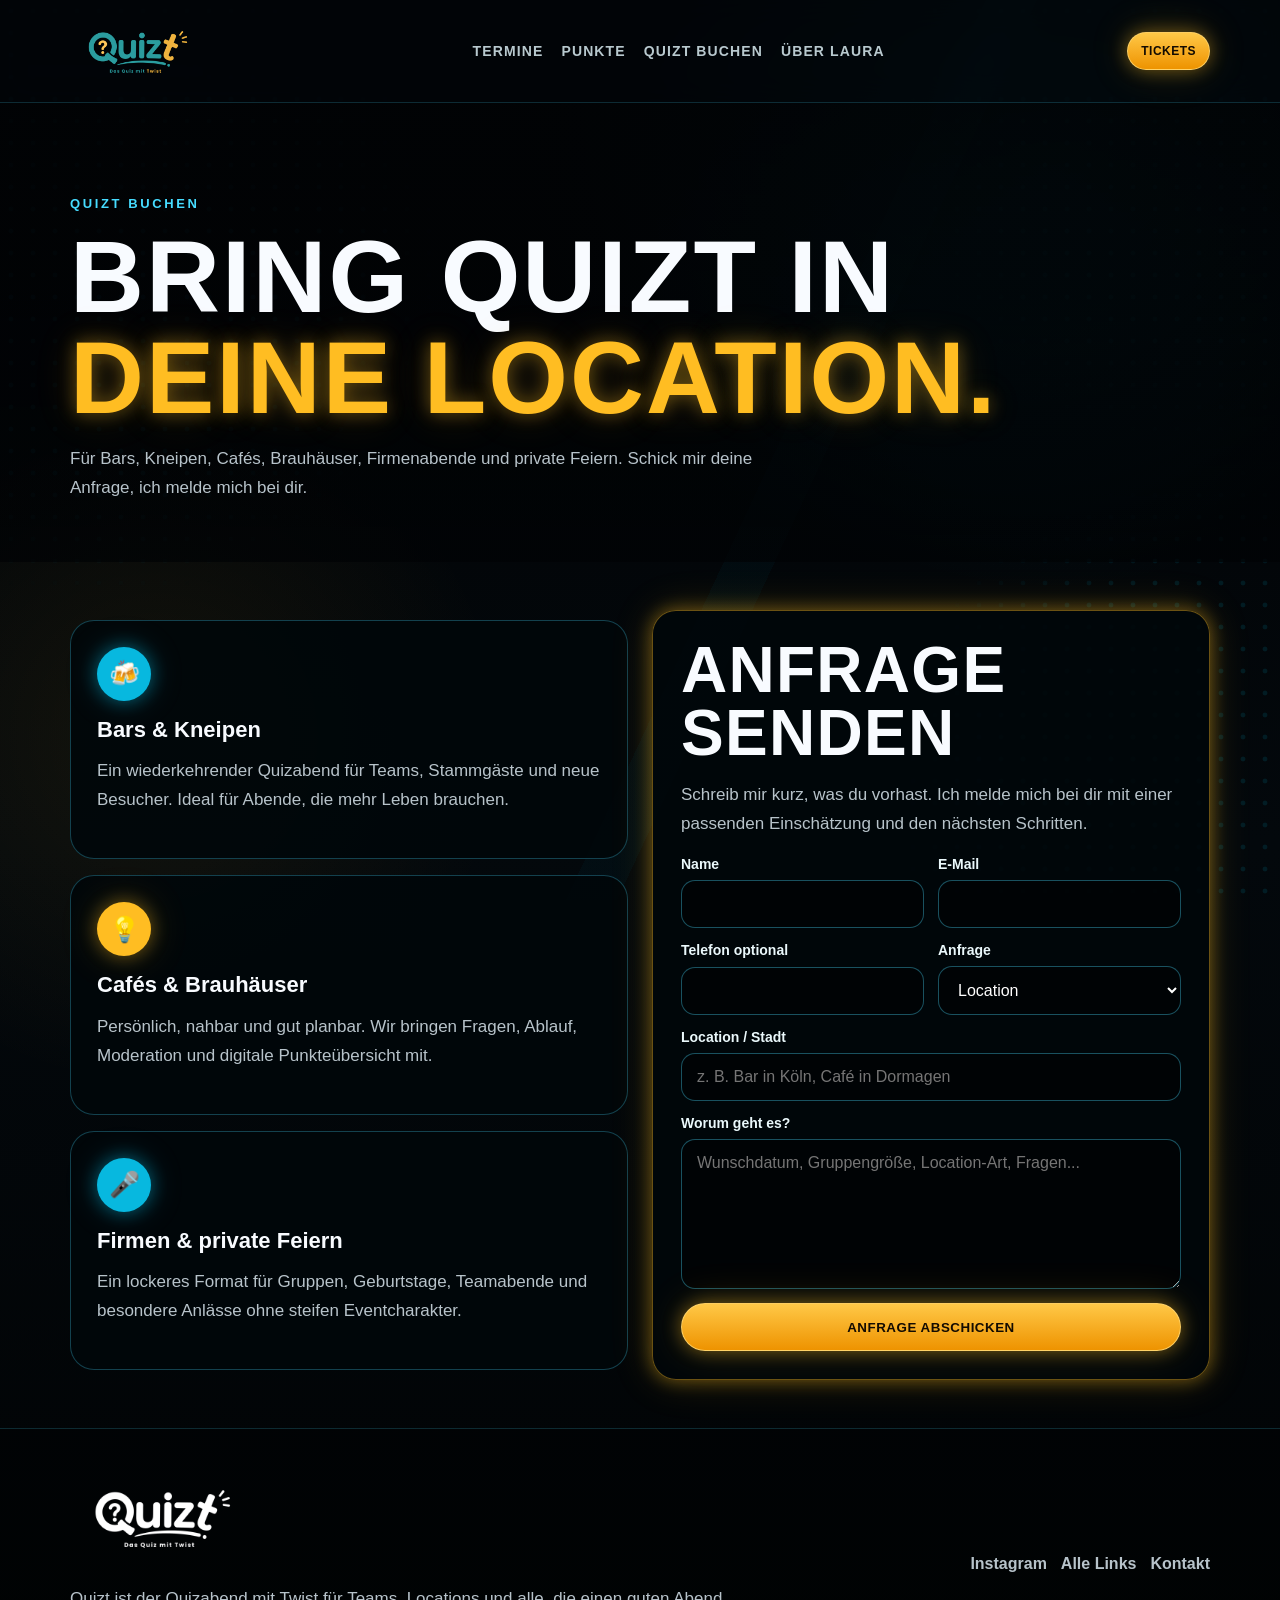
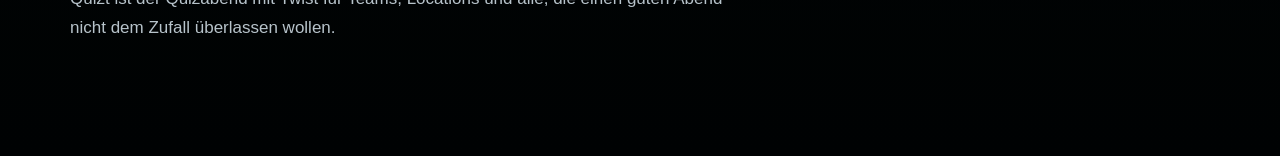
<file: quiz-buchen.html>
<!doctype html>
<html lang="de">
<head>
  <meta charset="utf-8">
  <meta name="viewport" content="width=device-width, initial-scale=1">
  <title>Quizt buchen</title>
  <meta name="description" content="Quizt für Bars, Cafés, Brauhäuser, Firmen und private Feiern anfragen.">
  <link rel="icon" href="favicon-32.png">
  <link rel="apple-touch-icon" href="favicon-180.png">
  <link rel="stylesheet" href="style.css">
</head>
<body>
<header class="site-header">
  <div class="header-inner">
    <a class="brand-mini" href="index.html" data-link="home" aria-label="Quizt Startseite"><img class="js-logo" src="quizt-logo-color.png" alt="Quizt Logo"></a>
    <nav class="nav" aria-label="Hauptnavigation">
      <a data-link="termine">Termine</a>
      <a data-link="punkte">Punkte</a>
      <a data-link="buchen">Quizt buchen</a>
      <a data-link="laura">Über Laura</a>
    </nav>
    <div class="header-actions"><a class="btn btn-primary btn-small" data-link="termine">Tickets</a></div>
  </div>
</header>
<main><section class="page-hero"><div class="container"><p class="kicker">Quizt buchen</p><h1>Bring Quizt in<br><span class="accent">deine Location.</span></h1><p>Für Bars, Kneipen, Cafés, Brauhäuser, Firmenabende und private Feiern. Schick mir deine Anfrage, ich melde mich bei dir.</p></div></section><section class="section section-tight"><div class="container grid-2"><div><div class="grid-3 js-offers" style="grid-template-columns:1fr;gap:16px"></div></div><div class="panel panel-gold"><h2>Anfrage senden</h2><p>Schreib mir kurz, was du vorhast. Ich melde mich bei dir mit einer passenden Einschätzung und den nächsten Schritten.</p><form class="form-grid js-booking-form" action="https://formsubmit.co/laura.quizt@gmail.com" method="POST"><input type="hidden" name="_subject" value="Neue Quizt Buchungsanfrage"><input type="hidden" name="_template" value="table"><input type="hidden" name="_captcha" value="false"><input type="hidden" name="_next" value="danke.html"><input class="honeypot" type="text" name="_honey" tabindex="-1" autocomplete="off"><div class="form-field"><label for="name">Name</label><input id="name" name="Name" required></div><div class="form-field"><label for="email">E-Mail</label><input id="email" name="E-Mail" type="email" required></div><div class="form-field"><label for="phone">Telefon optional</label><input id="phone" name="Telefon"></div><div class="form-field"><label for="kind">Anfrage</label><select id="kind" name="Art der Anfrage"><option>Location</option><option>Firmenfeier</option><option>Geburtstag / private Feier</option><option>Sonstiges</option></select></div><div class="form-field full"><label for="location">Location / Stadt</label><input id="location" name="Location oder Stadt" placeholder="z. B. Bar in Köln, Café in Dormagen"></div><div class="form-field full"><label for="message">Worum geht es?</label><textarea id="message" name="Nachricht" required placeholder="Wunschdatum, Gruppengröße, Location-Art, Fragen..."></textarea></div><div class="form-field full"><button class="btn btn-primary" type="submit">Anfrage abschicken</button></div></form></div></div></section></main>
<footer class="footer">
  <div class="container footer-grid">
    <div>
      <img src="quizt-logo-white.png" alt="Quizt Logo weiß">
      <p>Quizt ist der Quizabend mit Twist für Teams, Locations und alle, die einen guten Abend nicht dem Zufall überlassen wollen.</p>
    </div>
    <div class="footer-links">
      <a data-link="instagram" target="_blank" rel="noopener">Instagram</a>
      <a data-link="linktree" target="_blank" rel="noopener">Alle Links</a>
      <a data-email>Kontakt</a>
    </div>
  </div>
</footer>
<nav class="mobile-bar" aria-label="Mobile Schnellnavigation">
  <a data-link="termine">Termine</a>
  <a data-link="punkte">Punkte</a>
  <a data-link="buchen">Buchen</a>
</nav>
<script>document.write('<script src="data.js?v=' + Date.now() + '"><\/script>');</script>
<script src="script.js"></script>
</body>
</html>
</file>
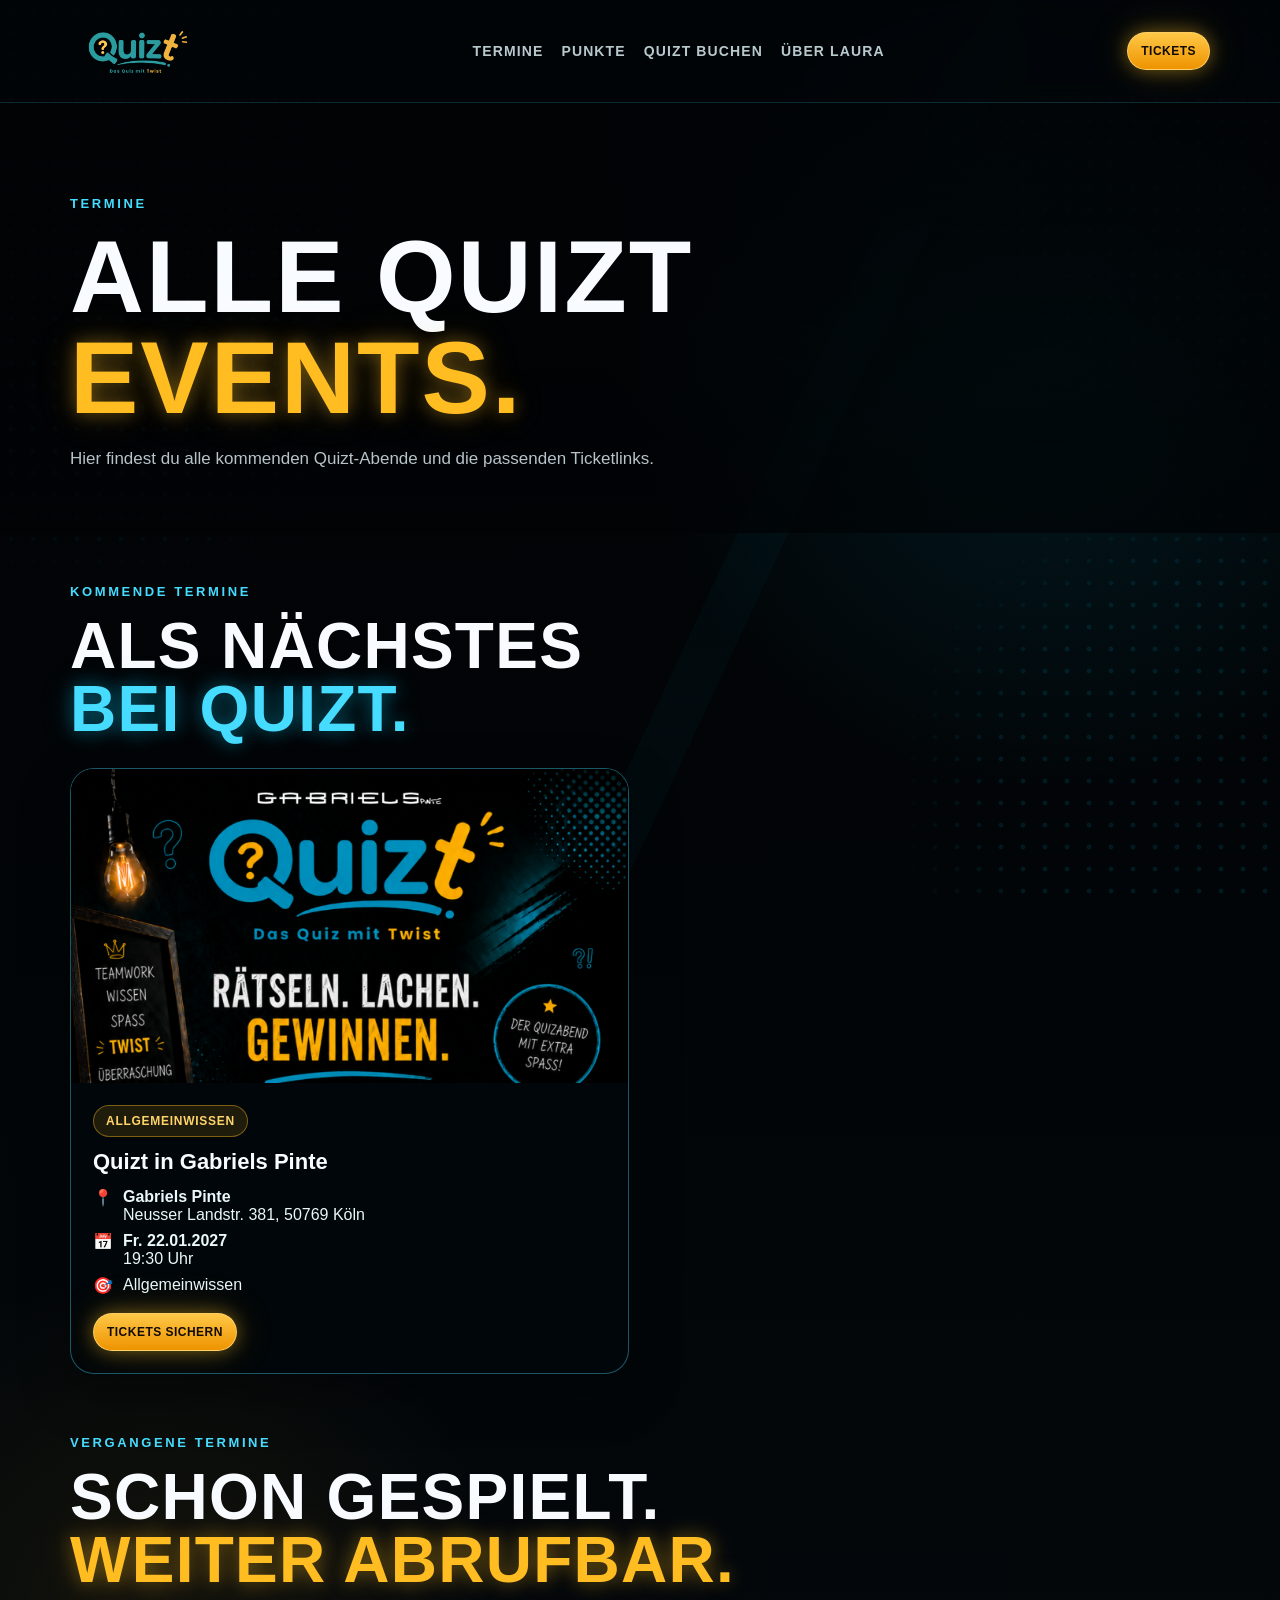
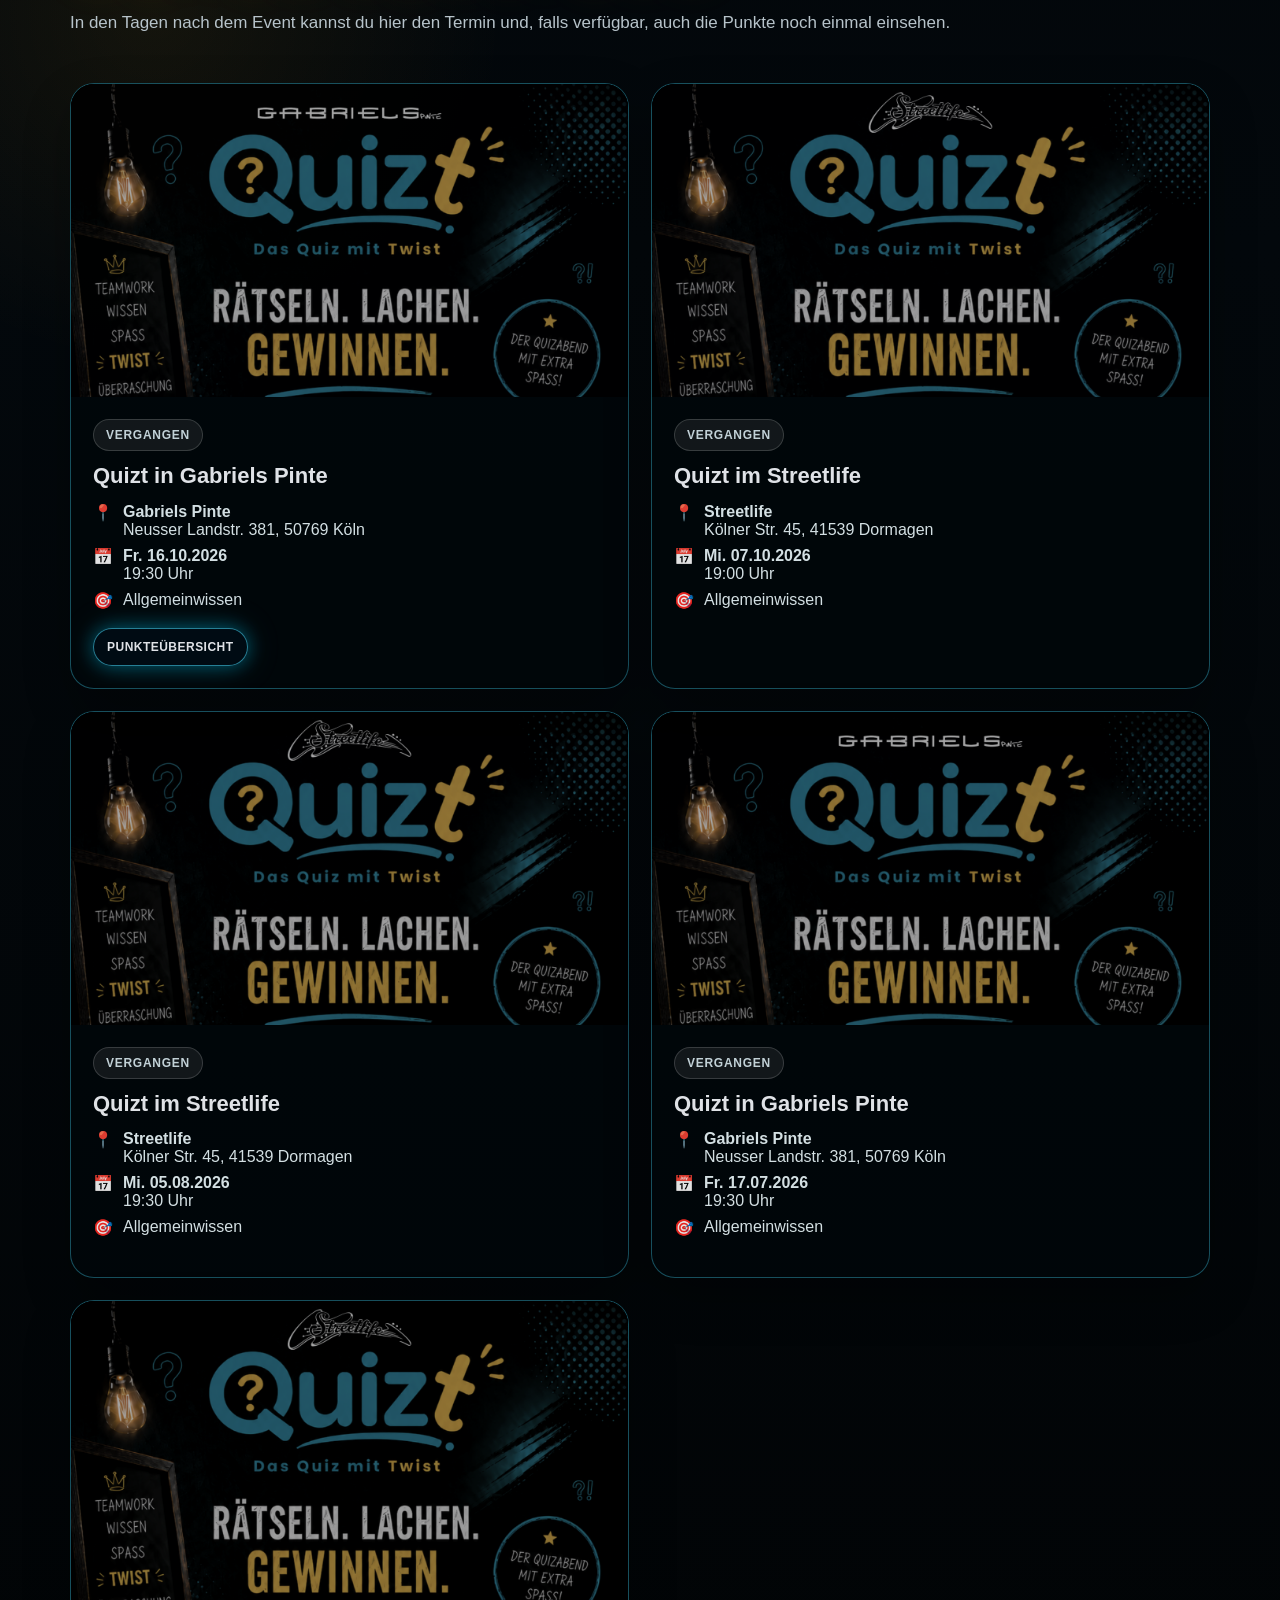
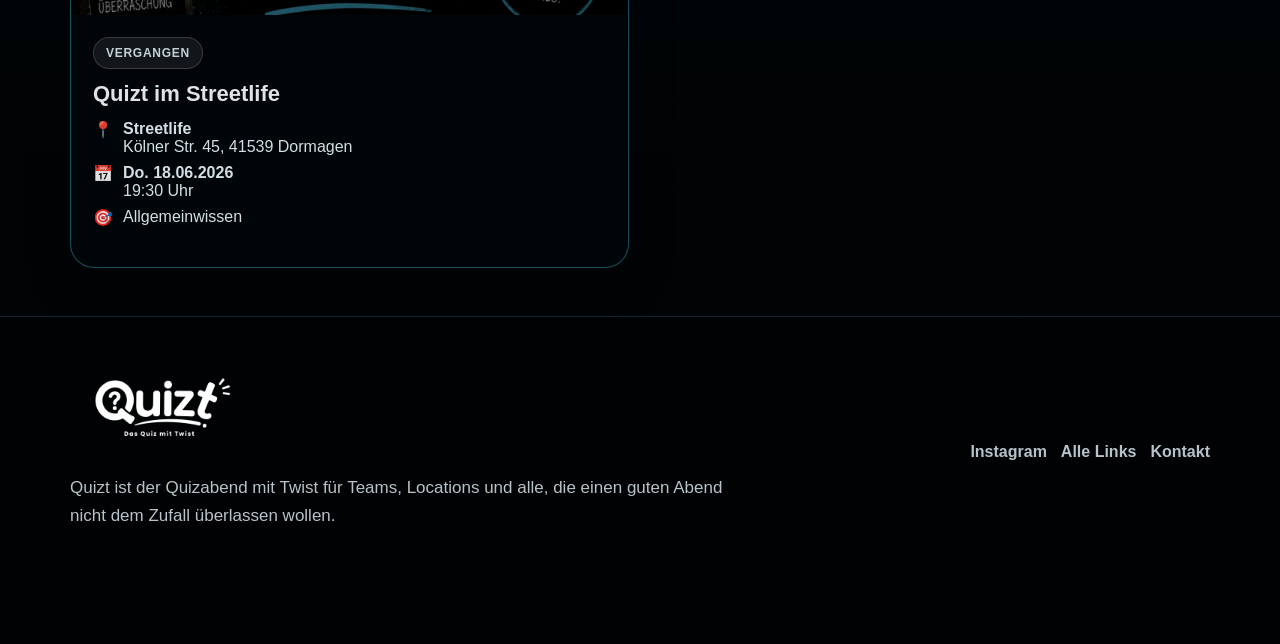
<file: termine.html>
<!doctype html>
<html lang="de">
<head>
  <meta charset="utf-8">
  <meta name="viewport" content="width=device-width, initial-scale=1">
  <title>Termine - Quizt</title>
  <meta name="description" content="Alle kommenden Quizt Termine mit Tickets, Ort, Datum und Uhrzeit.">
  <link rel="icon" href="favicon-32.png">
  <link rel="apple-touch-icon" href="favicon-180.png">
  <link rel="stylesheet" href="style.css">
</head>
<body>
<header class="site-header">
  <div class="header-inner">
    <a class="brand-mini" href="index.html" data-link="home" aria-label="Quizt Startseite"><img class="js-logo" src="quizt-logo-color.png" alt="Quizt Logo"></a>
    <nav class="nav" aria-label="Hauptnavigation">
      <a data-link="termine">Termine</a>
      <a data-link="punkte">Punkte</a>
      <a data-link="buchen">Quizt buchen</a>
      <a data-link="laura">Über Laura</a>
    </nav>
    <div class="header-actions"><a class="btn btn-primary btn-small" data-link="termine">Tickets</a></div>
  </div>
</header>
<main>
  <section class="page-hero">
    <div class="container">
      <p class="kicker">Termine</p>
      <h1>Alle Quizt<br><span class="accent">Events.</span></h1>
      <p>Hier findest du alle kommenden Quizt-Abende und die passenden Ticketlinks.</p>
    </div>
  </section>
  <section class="section section-tight">
    <div class="container">
      <div class="section-heading-row">
        <div>
          <p class="kicker">Kommende Termine</p>
          <h2>Als Nächstes<br><span class="cyan">bei Quizt.</span></h2>
        </div>
      </div>
      <div class="cards js-events"></div>
    </div>
  </section>
  <section class="section section-tight section-past">
    <div class="container">
      <div class="section-heading-row">
        <div>
          <p class="kicker">Vergangene Termine</p>
          <h2>Schon gespielt.<br><span class="accent">Weiter abrufbar.</span></h2>
          <p>In den Tagen nach dem Event kannst du hier den Termin und, falls verfügbar, auch die Punkte noch einmal einsehen.</p>
        </div>
      </div>
      <div class="cards js-past-events"></div>
    </div>
  </section>
</main>
<footer class="footer">
  <div class="container footer-grid">
    <div>
      <img src="quizt-logo-white.png" alt="Quizt Logo weiß">
      <p>Quizt ist der Quizabend mit Twist für Teams, Locations und alle, die einen guten Abend nicht dem Zufall überlassen wollen.</p>
    </div>
    <div class="footer-links">
      <a data-link="instagram" target="_blank" rel="noopener">Instagram</a>
      <a data-link="linktree" target="_blank" rel="noopener">Alle Links</a>
      <a data-email>Kontakt</a>
    </div>
  </div>
</footer>
<nav class="mobile-bar" aria-label="Mobile Schnellnavigation">
  <a data-link="termine">Termine</a>
  <a data-link="punkte">Punkte</a>
  <a data-link="buchen">Buchen</a>
</nav>
<script>document.write('<script src="data.js?v=' + Date.now() + '"><\/script>');</script>
<script src="script.js"></script>
</body>
</html>
</file>
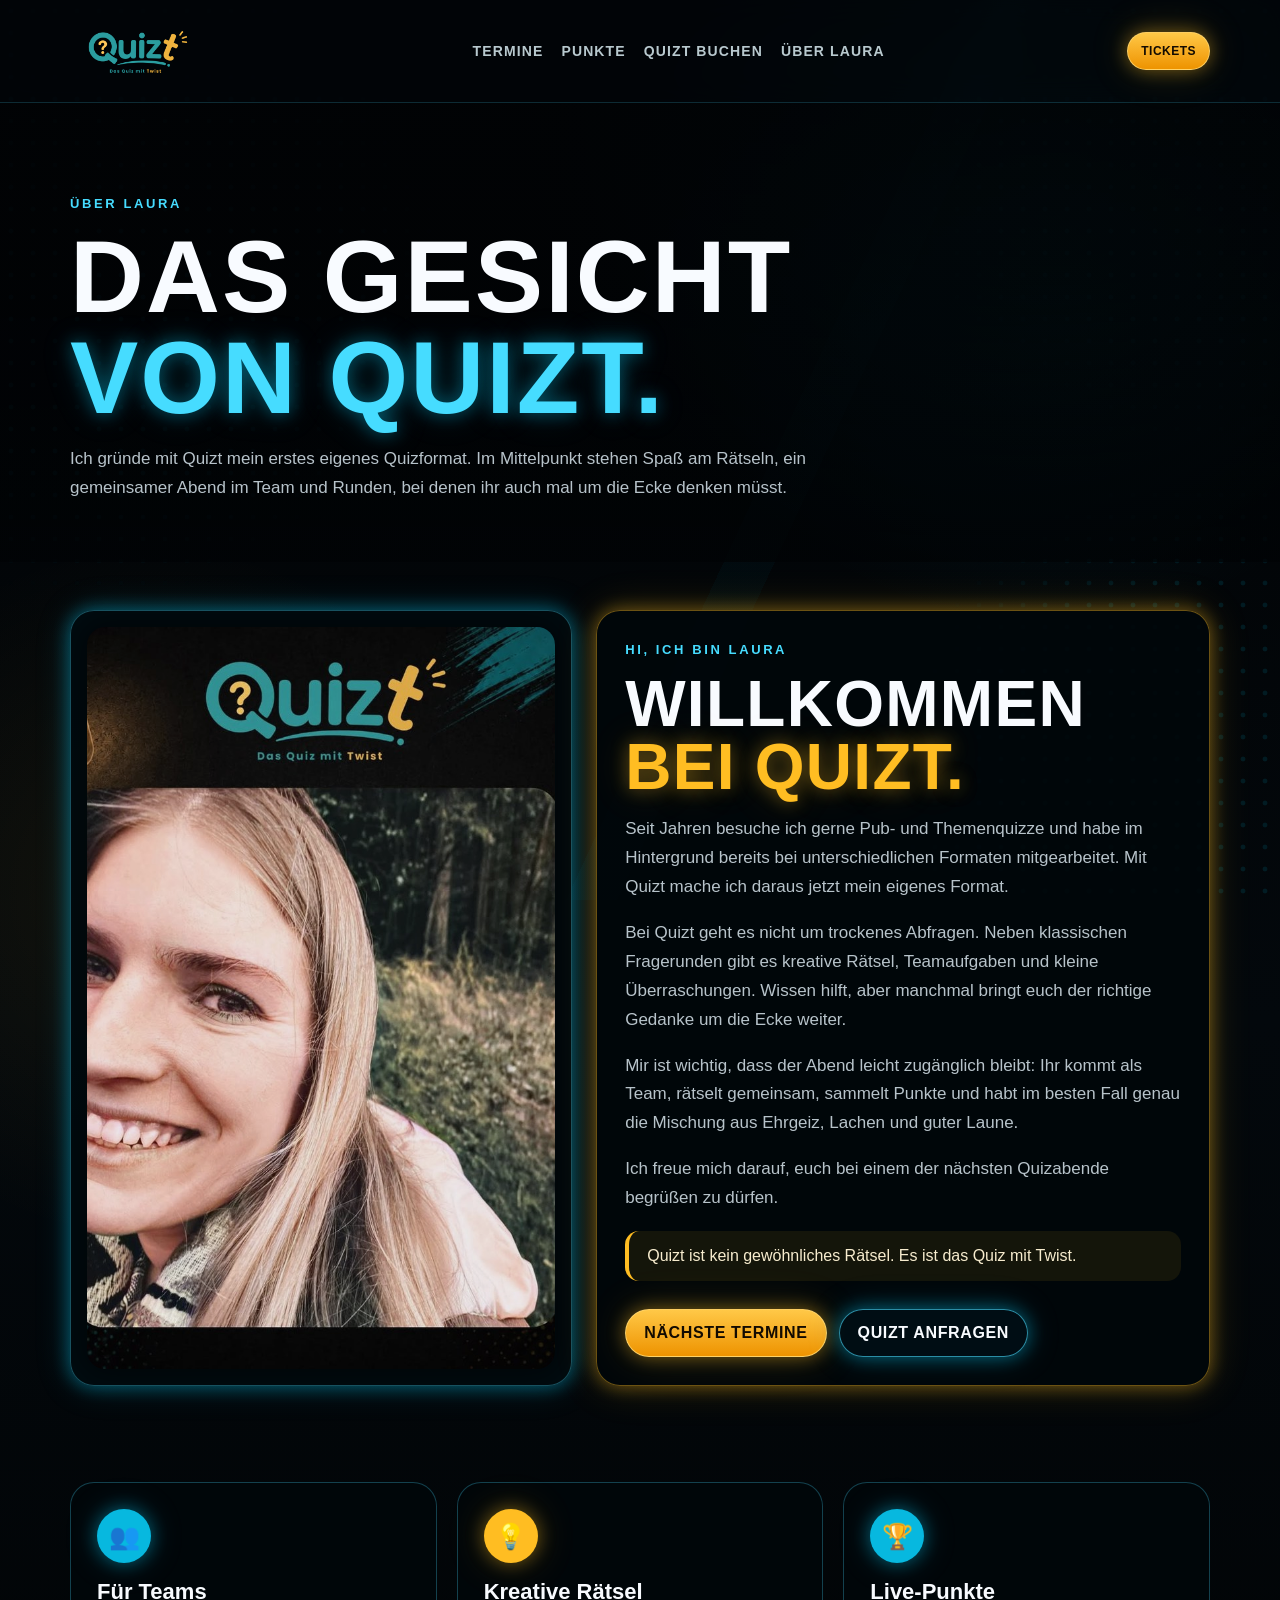
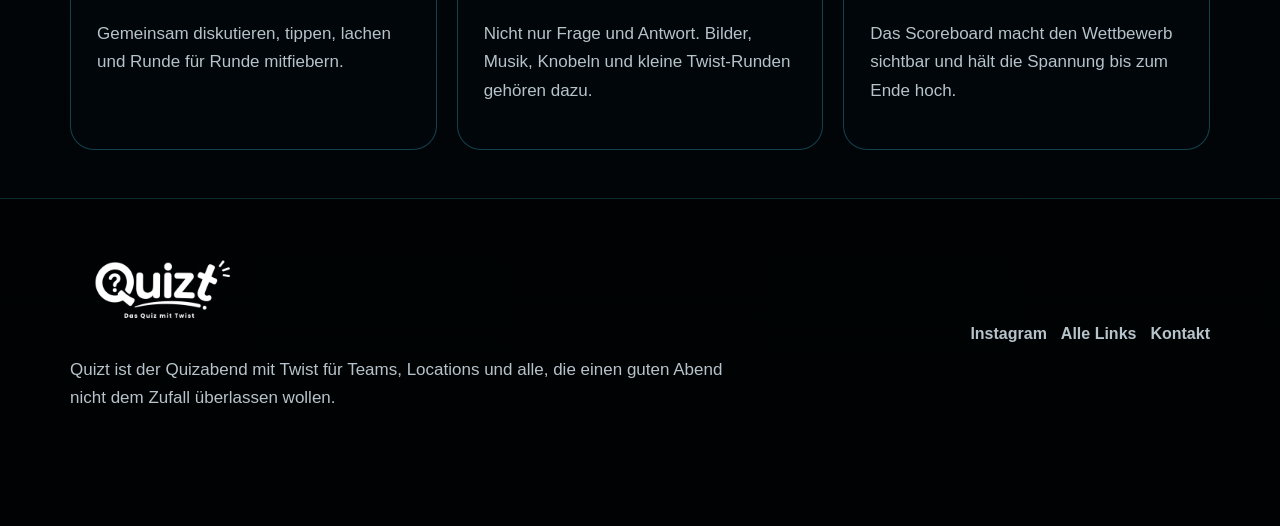
<file: ueber-laura.html>
<!doctype html>
<html lang="de">
<head>
  <meta charset="utf-8">
  <meta name="viewport" content="width=device-width, initial-scale=1">
  <title>Über Laura - Quizt</title>
  <meta name="description" content="Laura ist Moderatorin und Gesicht von Quizt. Hier erfährst du, was Quizt ausmacht und warum der Quizabend mehr ist als ein normales Pubquiz.">
  <link rel="icon" href="favicon-32.png">
  <link rel="apple-touch-icon" href="favicon-180.png">
  <link rel="stylesheet" href="style.css">
</head>
<body>
<header class="site-header">
  <div class="header-inner">
    <a class="brand-mini" href="index.html" data-link="home" aria-label="Quizt Startseite"><img class="js-logo" src="quizt-logo-color.png" alt="Quizt Logo"></a>
    <nav class="nav" aria-label="Hauptnavigation">
      <a data-link="termine">Termine</a>
      <a data-link="punkte">Punkte</a>
      <a data-link="buchen">Quizt buchen</a>
      <a data-link="laura">Über Laura</a>
    </nav>
    <div class="header-actions"><a class="btn btn-primary btn-small" data-link="termine">Tickets</a></div>
  </div>
</header>
<main>
  <section class="page-hero">
    <div class="container">
      <p class="kicker">Über Laura</p>
      <h1>Das Gesicht<br><span class="cyan">von Quizt.</span></h1>
      <p>Ich gründe mit Quizt mein erstes eigenes Quizformat. Im Mittelpunkt stehen Spaß am Rätseln, ein gemeinsamer Abend im Team und Runden, bei denen ihr auch mal um die Ecke denken müsst.</p>
    </div>
  </section>

  <section class="section section-tight">
    <div class="container laura-layout">
      <div class="laura-photo-card">
        <img src="laura-quizt.jpg" alt="Laura von Quizt">
      </div>
      <div class="panel panel-gold">
        <p class="kicker">Hi, ich bin Laura</p>
        <h2>Willkommen<br><span class="accent">bei Quizt.</span></h2>
        <p>Seit Jahren besuche ich gerne Pub- und Themenquizze und habe im Hintergrund bereits bei unterschiedlichen Formaten mitgearbeitet. Mit Quizt mache ich daraus jetzt mein eigenes Format.</p>
        <p>Bei Quizt geht es nicht um trockenes Abfragen. Neben klassischen Fragerunden gibt es kreative Rätsel, Teamaufgaben und kleine Überraschungen. Wissen hilft, aber manchmal bringt euch der richtige Gedanke um die Ecke weiter.</p>
        <p>Mir ist wichtig, dass der Abend leicht zugänglich bleibt: Ihr kommt als Team, rätselt gemeinsam, sammelt Punkte und habt im besten Fall genau die Mischung aus Ehrgeiz, Lachen und guter Laune.</p>
        <p>Ich freue mich darauf, euch bei einem der nächsten Quizabende begrüßen zu dürfen.</p>
        <div class="laura-note">Quizt ist kein gewöhnliches Rätsel. Es ist das Quiz mit Twist.</div>
        <div class="hero-buttons">
          <a class="btn btn-primary" data-link="termine">Nächste Termine</a>
          <a class="btn" data-link="buchen">Quizt anfragen</a>
        </div>
      </div>
    </div>
  </section>

  <section class="section section-tight">
    <div class="container grid-3">
      <div class="icon-card"><div class="icon-bubble">👥</div><h3>Für Teams</h3><p>Gemeinsam diskutieren, tippen, lachen und Runde für Runde mitfiebern.</p></div>
      <div class="icon-card"><div class="icon-bubble gold">💡</div><h3>Kreative Rätsel</h3><p>Nicht nur Frage und Antwort. Bilder, Musik, Knobeln und kleine Twist-Runden gehören dazu.</p></div>
      <div class="icon-card"><div class="icon-bubble">🏆</div><h3>Live-Punkte</h3><p>Das Scoreboard macht den Wettbewerb sichtbar und hält die Spannung bis zum Ende hoch.</p></div>
    </div>
  </section>
</main>
<footer class="footer">
  <div class="container footer-grid">
    <div>
      <img src="quizt-logo-white.png" alt="Quizt Logo weiß">
      <p>Quizt ist der Quizabend mit Twist für Teams, Locations und alle, die einen guten Abend nicht dem Zufall überlassen wollen.</p>
    </div>
    <div class="footer-links">
      <a data-link="instagram" target="_blank" rel="noopener">Instagram</a>
      <a data-link="linktree" target="_blank" rel="noopener">Alle Links</a>
      <a data-email>Kontakt</a>
    </div>
  </div>
</footer>
<nav class="mobile-bar" aria-label="Mobile Schnellnavigation">
  <a data-link="termine">Termine</a>
  <a data-link="punkte">Punkte</a>
  <a data-link="buchen">Buchen</a>
</nav>
<script>document.write('<script src="data.js?v=' + Date.now() + '"><\/script>');</script>
<script src="script.js"></script>
</body>
</html>
</file>
<file: style.css>
:root {
  --bg: #020609;
  --panel: rgba(4, 13, 18, 0.78);
  --panel-strong: rgba(2, 8, 12, 0.94);
  --cyan: #07b8df;
  --cyan-soft: #46dcff;
  --gold: #ffbd22;
  --gold-soft: #ffd46b;
  --white: #f8fbff;
  --muted: #b7c3ca;
  --line: rgba(70, 220, 255, 0.52);
  --danger: #ff5c5c;
  --shadow-cyan: 0 0 18px rgba(8, 190, 230, .45), 0 0 36px rgba(8, 190, 230, .18);
  --shadow-gold: 0 0 18px rgba(255, 189, 34, .4), 0 0 42px rgba(255, 189, 34, .18);
  --radius: 24px;
  --max: 1180px;
}

* { box-sizing: border-box; }
html { scroll-behavior: smooth; }
body {
  margin: 0;
  background:
    radial-gradient(circle at 82% 10%, rgba(8, 184, 223, .22), transparent 26rem),
    radial-gradient(circle at 12% 42%, rgba(255, 189, 34, .12), transparent 22rem),
    linear-gradient(180deg, #010304 0%, #061017 48%, #020609 100%);
  color: var(--white);
  font-family: Arial, Helvetica, sans-serif;
  min-height: 100vh;
  overflow-x: hidden;
}

body::before,
body::after {
  content: "";
  position: fixed;
  inset: 0;
  pointer-events: none;
  z-index: -1;
}
body::before {
  background-image: radial-gradient(circle, rgba(8, 184, 223, .38) 0 2px, transparent 2.8px);
  background-size: 22px 22px;
  mask-image: radial-gradient(circle at 8% 28%, black 0 13rem, transparent 22rem), radial-gradient(circle at 95% 14%, black 0 12rem, transparent 21rem), radial-gradient(circle at 95% 88%, black 0 13rem, transparent 21rem);
}
body::after {
  background: linear-gradient(115deg, transparent 0 58%, rgba(8, 184, 223, .1) 58% 61%, transparent 61% 100%);
}

a { color: inherit; text-decoration: none; }
img { max-width: 100%; display: block; }

.site-header {
  position: sticky;
  top: 0;
  z-index: 50;
  background: rgba(2, 6, 9, .78);
  backdrop-filter: blur(16px);
  border-bottom: 1px solid rgba(70, 220, 255, .18);
}
.header-inner {
  max-width: var(--max);
  margin: 0 auto;
  padding: 14px 20px;
  display: flex;
  align-items: center;
  justify-content: space-between;
  gap: 18px;
}
.brand-mini { display: flex; align-items: center; gap: 12px; min-width: 160px; }
.brand-mini img { width: 132px; height: auto; }
.nav { display: flex; gap: 18px; align-items: center; color: #dceff5; font-weight: 800; font-size: 14px; text-transform: uppercase; letter-spacing: .08em; }
.nav a { opacity: .84; }
.nav a:hover { color: var(--gold); opacity: 1; }
.header-actions { display: flex; gap: 10px; align-items: center; }

.btn {
  display: inline-flex;
  align-items: center;
  justify-content: center;
  min-height: 48px;
  padding: 13px 18px;
  border-radius: 999px;
  border: 1px solid rgba(70, 220, 255, .62);
  background: rgba(0, 16, 24, .76);
  color: var(--white);
  font-weight: 900;
  letter-spacing: .04em;
  text-transform: uppercase;
  box-shadow: var(--shadow-cyan);
  cursor: pointer;
  transition: transform .16s ease, border-color .16s ease, background .16s ease;
}
.btn:hover { transform: translateY(-2px); border-color: var(--gold); background: rgba(12, 26, 30, .95); }
.btn-primary { background: linear-gradient(180deg, #ffc847, #ee9300); color: #130b01; border-color: rgba(255, 212, 107, .9); box-shadow: var(--shadow-gold); }
.btn-ghost { border-color: rgba(255, 189, 34, .55); box-shadow: none; }
.btn-small { min-height: 38px; padding: 9px 13px; font-size: 12px; }

.section-more {
  margin-top: 28px;
  display: flex;
  justify-content: center;
}
.section-more .btn {
  min-width: min(100%, 320px);
}

.container { max-width: var(--max); margin: 0 auto; padding: 0 20px; }
.section { padding: 74px 0; position: relative; }
.section-tight { padding: 48px 0; }
.kicker { color: var(--cyan-soft); text-transform: uppercase; font-weight: 900; letter-spacing: .2em; font-size: 13px; margin: 0 0 12px; }
h1, h2, h3 { margin: 0; line-height: .98; }
h1 { font-family: Oswald, Impact, sans-serif; font-size: clamp(44px, 8vw, 104px); text-transform: uppercase; letter-spacing: .02em; }
h2 { font-family: Oswald, Impact, sans-serif; font-size: clamp(36px, 5vw, 66px); text-transform: uppercase; letter-spacing: .02em; }
h3 { font-size: 22px; }
p { color: var(--muted); line-height: 1.7; font-size: 17px; }
.accent { color: var(--gold); text-shadow: var(--shadow-gold); }
.cyan { color: var(--cyan-soft); text-shadow: var(--shadow-cyan); }

.hero {
  min-height: 760px;
  padding: 70px 0 64px;
  display: flex;
  align-items: center;
  background:
    linear-gradient(180deg, rgba(2, 6, 9, .18), rgba(2, 6, 9, .88)),
    url('quizt-hero-wide.png') center top / cover no-repeat;
  position: relative;
}
.hero::before {
  content: "?";
  position: absolute;
  right: 7vw;
  top: 18%;
  color: rgba(255, 189, 34, .18);
  font-family: Oswald, Impact, sans-serif;
  font-size: min(28vw, 320px);
  line-height: 1;
  text-shadow: var(--shadow-gold);
}
.hero-grid {
  display: grid;
  grid-template-columns: 1.05fr .95fr;
  gap: 34px;
  align-items: end;
}
.hero-logo { width: min(520px, 92%); margin: 0 0 18px; filter: drop-shadow(0 0 18px rgba(7,184,223,.26)); }
.hero-copy { position: relative; z-index: 2; padding: 24px 0; }
.hero-copy p { max-width: 620px; font-size: 20px; color: #e7f4f7; }
.hero-buttons { display: flex; flex-wrap: wrap; gap: 12px; margin-top: 28px; }
.chalk-board {
  position: absolute;
  left: 26px;
  top: 160px;
  width: 190px;
  transform: rotate(-4deg);
  padding: 22px 18px;
  border: 8px solid rgba(90, 64, 36, .75);
  background: rgba(1, 5, 6, .72);
  box-shadow: 0 18px 40px rgba(0,0,0,.45);
  font-family: Oswald, Impact, sans-serif;
  color: rgba(255,255,255,.92);
  text-transform: uppercase;
  text-align: center;
  line-height: 1.85;
  font-size: 20px;
}
.chalk-board .gold { color: var(--gold); }

.event-featured {
  position: relative;
  z-index: 2;
  align-self: center;
  background: linear-gradient(180deg, rgba(2, 8, 12, .88), rgba(2, 8, 12, .72));
  border: 1px solid rgba(70, 220, 255, .62);
  border-radius: var(--radius);
  box-shadow: var(--shadow-cyan), inset 0 0 32px rgba(8,184,223,.08);
  padding: 24px;
}
.event-featured .label { display: inline-flex; gap: 10px; align-items: center; color: var(--gold); font-weight: 900; text-transform: uppercase; letter-spacing: .1em; }
.event-featured h2 { font-size: clamp(36px, 5vw, 58px); margin: 14px 0 10px; }
.event-list-mini { display: grid; gap: 10px; margin: 20px 0; }
.event-line { display: flex; gap: 12px; align-items: center; padding: 14px 16px; border: 1px solid rgba(70, 220, 255, .42); border-radius: 16px; background: rgba(0,0,0,.32); }
.event-line strong { color: var(--gold-soft); }
.event-line span:first-child { color: var(--cyan-soft); width: 26px; text-align: center; }

.panel {
  background: var(--panel);
  border: 1px solid rgba(70, 220, 255, .35);
  border-radius: var(--radius);
  box-shadow: var(--shadow-cyan), inset 0 0 42px rgba(8,184,223,.05);
  padding: 28px;
}
.panel-gold { border-color: rgba(255, 189, 34, .42); box-shadow: var(--shadow-gold); }
.grid-2 { display: grid; grid-template-columns: 1fr 1fr; gap: 24px; align-items: center; }
.grid-3 { display: grid; grid-template-columns: repeat(3, 1fr); gap: 20px; }

.cards { display: grid; grid-template-columns: repeat(2, minmax(0, 1fr)); gap: 22px; margin-top: 28px; }
.event-card {
  background: rgba(3, 13, 17, .82);
  border: 1px solid rgba(70, 220, 255, .38);
  border-radius: var(--radius);
  overflow: hidden;
  box-shadow: 0 20px 50px rgba(0,0,0,.35);
}
.event-card-media { aspect-ratio: 16 / 9; background: #000; overflow: hidden; }
.event-card-media img { width: 100%; height: 100%; object-fit: cover; object-position: top center; }
.event-card-body { padding: 22px; }
.badge { display: inline-flex; align-items: center; gap: 8px; padding: 8px 12px; border-radius: 999px; background: rgba(255, 189, 34, .12); color: var(--gold-soft); border: 1px solid rgba(255, 189, 34, .42); font-weight: 900; text-transform: uppercase; letter-spacing: .06em; font-size: 12px; }
.meta { display: grid; gap: 8px; margin: 16px 0 18px; color: #eaf8fb; }
.meta div { display: flex; gap: 10px; align-items: flex-start; }
.card-actions { display: flex; flex-wrap: wrap; gap: 10px; }

.icon-card { padding: 26px; background: rgba(2, 10, 14, .7); border: 1px solid rgba(70, 220, 255, .28); border-radius: var(--radius); }
.icon-bubble { width: 54px; height: 54px; border-radius: 50%; display: grid; place-items: center; background: var(--cyan); color: white; font-size: 25px; box-shadow: var(--shadow-cyan); margin-bottom: 18px; }
.icon-bubble.gold { background: var(--gold); color: #211300; box-shadow: var(--shadow-gold); }

.score-form { display: flex; gap: 12px; flex-wrap: wrap; margin-top: 18px; }
.score-form input {
  flex: 1 1 230px;
  min-height: 54px;
  padding: 0 18px;
  border-radius: 16px;
  border: 1px solid rgba(70, 220, 255, .52);
  background: rgba(0,0,0,.42);
  color: white;
  font-size: 20px;
  font-weight: 900;
  letter-spacing: .12em;
  outline: none;
  box-shadow: inset 0 0 16px rgba(8,184,223,.12);
}

.form-grid { display: grid; grid-template-columns: 1fr 1fr; gap: 14px; }
.form-field { display: grid; gap: 8px; }
.form-field.full { grid-column: 1 / -1; }
label { color: #eaf8fb; font-weight: 800; font-size: 14px; }
input, textarea, select {
  font: inherit;
  border-radius: 14px;
  border: 1px solid rgba(70, 220, 255, .36);
  background: rgba(0,0,0,.44);
  color: white;
  padding: 14px 15px;
  outline: none;
}
textarea { min-height: 150px; resize: vertical; }
input:focus, textarea:focus, select:focus { border-color: var(--gold); box-shadow: 0 0 0 4px rgba(255, 189, 34, .12); }
.honeypot { display: none; }

.footer { padding: 38px 0 96px; border-top: 1px solid rgba(70, 220, 255, .18); background: rgba(0,0,0,.24); }
.footer-grid { display: grid; grid-template-columns: 1.2fr .8fr; gap: 26px; align-items: center; }
.footer img { width: 180px; margin-bottom: 12px; }
.footer-links { display: flex; gap: 14px; flex-wrap: wrap; justify-content: flex-end; color: var(--muted); font-weight: 800; }

.mobile-bar {
  position: fixed;
  left: 12px;
  right: 12px;
  bottom: 12px;
  z-index: 60;
  display: none;
  grid-template-columns: repeat(3, 1fr);
  gap: 8px;
  padding: 8px;
  border-radius: 20px;
  background: rgba(2, 6, 9, .9);
  border: 1px solid rgba(70, 220, 255, .32);
  backdrop-filter: blur(14px);
}
.mobile-bar a { text-align: center; padding: 10px 8px; border-radius: 14px; background: rgba(8,184,223,.12); font-weight: 900; font-size: 12px; text-transform: uppercase; }
.mobile-bar a:nth-child(2) { background: rgba(255,189,34,.18); color: var(--gold-soft); }

.page-hero { padding: 90px 0 42px; background: linear-gradient(180deg, rgba(7,184,223,.12), transparent); }
.page-hero p { max-width: 740px; }
.empty-state { margin-top: 20px; padding: 22px; border: 1px dashed rgba(70, 220, 255, .42); border-radius: 20px; color: var(--muted); }

@media (max-width: 1060px) {
  .chalk-board { display: none; }
  .hero-grid { grid-template-columns: 1fr; }
  .event-featured { max-width: 680px; }
  .nav { display: none; }
}
@media (max-width: 760px) {
  .header-actions .btn { display: none; }
  .mobile-bar { display: grid; }
  .hero { min-height: auto; padding: 54px 0 40px; background-position: center top; }
  .hero-logo { width: 86%; }
  .hero-copy p { font-size: 17px; }
  .section { padding: 54px 0; }
  .grid-2, .grid-3, .cards, .footer-grid { grid-template-columns: 1fr; }
  .footer-links { justify-content: flex-start; }
  .form-grid { grid-template-columns: 1fr; }
  .event-featured, .panel { padding: 20px; }
  .event-line { align-items: flex-start; }
}

/* Updates 2026-06-14: ruhigere Hintergründe, mehr Lesbarkeit */
body {
  background:
    radial-gradient(circle at 82% 10%, rgba(8, 184, 223, .12), transparent 26rem),
    radial-gradient(circle at 12% 42%, rgba(255, 189, 34, .07), transparent 22rem),
    linear-gradient(180deg, #010203 0%, #03080c 48%, #010304 100%);
}
body::before { opacity: .32; }
body::after { opacity: .35; }
.hero {
  background:
    linear-gradient(90deg, rgba(1, 3, 5, .86) 0%, rgba(1, 3, 5, .72) 42%, rgba(1, 3, 5, .82) 100%),
    linear-gradient(180deg, rgba(1, 3, 5, .44), rgba(1, 3, 5, .94)),
    url('quizt-hero-wide.png') center top / cover no-repeat;
  box-shadow: inset 0 -160px 170px rgba(0,0,0,.74), inset 0 0 120px rgba(0,0,0,.56);
}
.panel,
.event-featured,
.event-card,
.icon-card {
  background-color: rgba(1, 7, 10, .92);
}
.event-featured {
  backdrop-filter: blur(6px);
}
.page-hero {
  background:
    linear-gradient(180deg, rgba(1, 3, 5, .92), rgba(1, 3, 5, .74)),
    radial-gradient(circle at 78% 0%, rgba(8,184,223,.12), transparent 30rem);
}

.laura-layout {
  display: grid;
  grid-template-columns: .9fr 1.1fr;
  gap: 24px;
  align-items: stretch;
}
.laura-photo-card {
  padding: 16px;
  border-radius: var(--radius);
  background: rgba(1, 7, 10, .92);
  border: 1px solid rgba(70, 220, 255, .35);
  box-shadow: var(--shadow-cyan), inset 0 0 42px rgba(8,184,223,.05);
}
.laura-photo-card img {
  width: 100%;
  height: 100%;
  min-height: 520px;
  object-fit: cover;
  object-position: center center;
  border-radius: 18px;
  filter: contrast(.98) brightness(.94) saturate(.92);
}
.laura-note {
  margin-top: 18px;
  padding: 16px 18px;
  border-left: 4px solid var(--gold);
  background: rgba(255, 189, 34, .08);
  border-radius: 14px;
  color: #f7ecce;
}
.home-laura-mini {
  display: flex;
  gap: 16px;
  align-items: center;
  margin: 20px 0;
}
.home-laura-mini img {
  width: 86px;
  height: 86px;
  border-radius: 22px;
  object-fit: cover;
  border: 1px solid rgba(255, 189, 34, .42);
}

@media (max-width: 760px) {
  .hero {
    background:
      linear-gradient(180deg, rgba(1, 3, 5, .9), rgba(1, 3, 5, .84)),
      url('quizt-hero-wide.png') center top / cover no-repeat;
  }
  .laura-layout { grid-template-columns: 1fr; }
  .laura-photo-card img { min-height: auto; max-height: 520px; }
}

@media (max-width: 760px) {
  body { padding-bottom: 92px; }
  main { padding-bottom: 28px; }
}


.section-heading-row {
  display: flex;
  justify-content: space-between;
  align-items: end;
  gap: 18px;
  margin-bottom: 22px;
}
.section-past {
  padding-top: 10px;
}
.event-card.is-past {
  opacity: .9;
}
.event-card.is-past .event-card-media img {
  filter: grayscale(.28) brightness(.72) saturate(.78);
}
.badge-muted {
  background: rgba(255,255,255,.08);
  color: #d7e8ee;
  border-color: rgba(255,255,255,.18);
}
.legal-content {
  max-width: 920px;
}
.legal-content .panel {
  margin-bottom: 20px;
}
.legal-content h2 {
  font-size: clamp(26px, 4vw, 42px);
  margin-top: 0;
}
.legal-content h3 {
  color: var(--gold);
  margin-top: 26px;
}
.legal-content p,
.legal-content li {
  color: #d7e8ee;
  line-height: 1.75;
}
.legal-content ul {
  padding-left: 22px;
}
.footer-links a {
  cursor: pointer;
}
</file>
